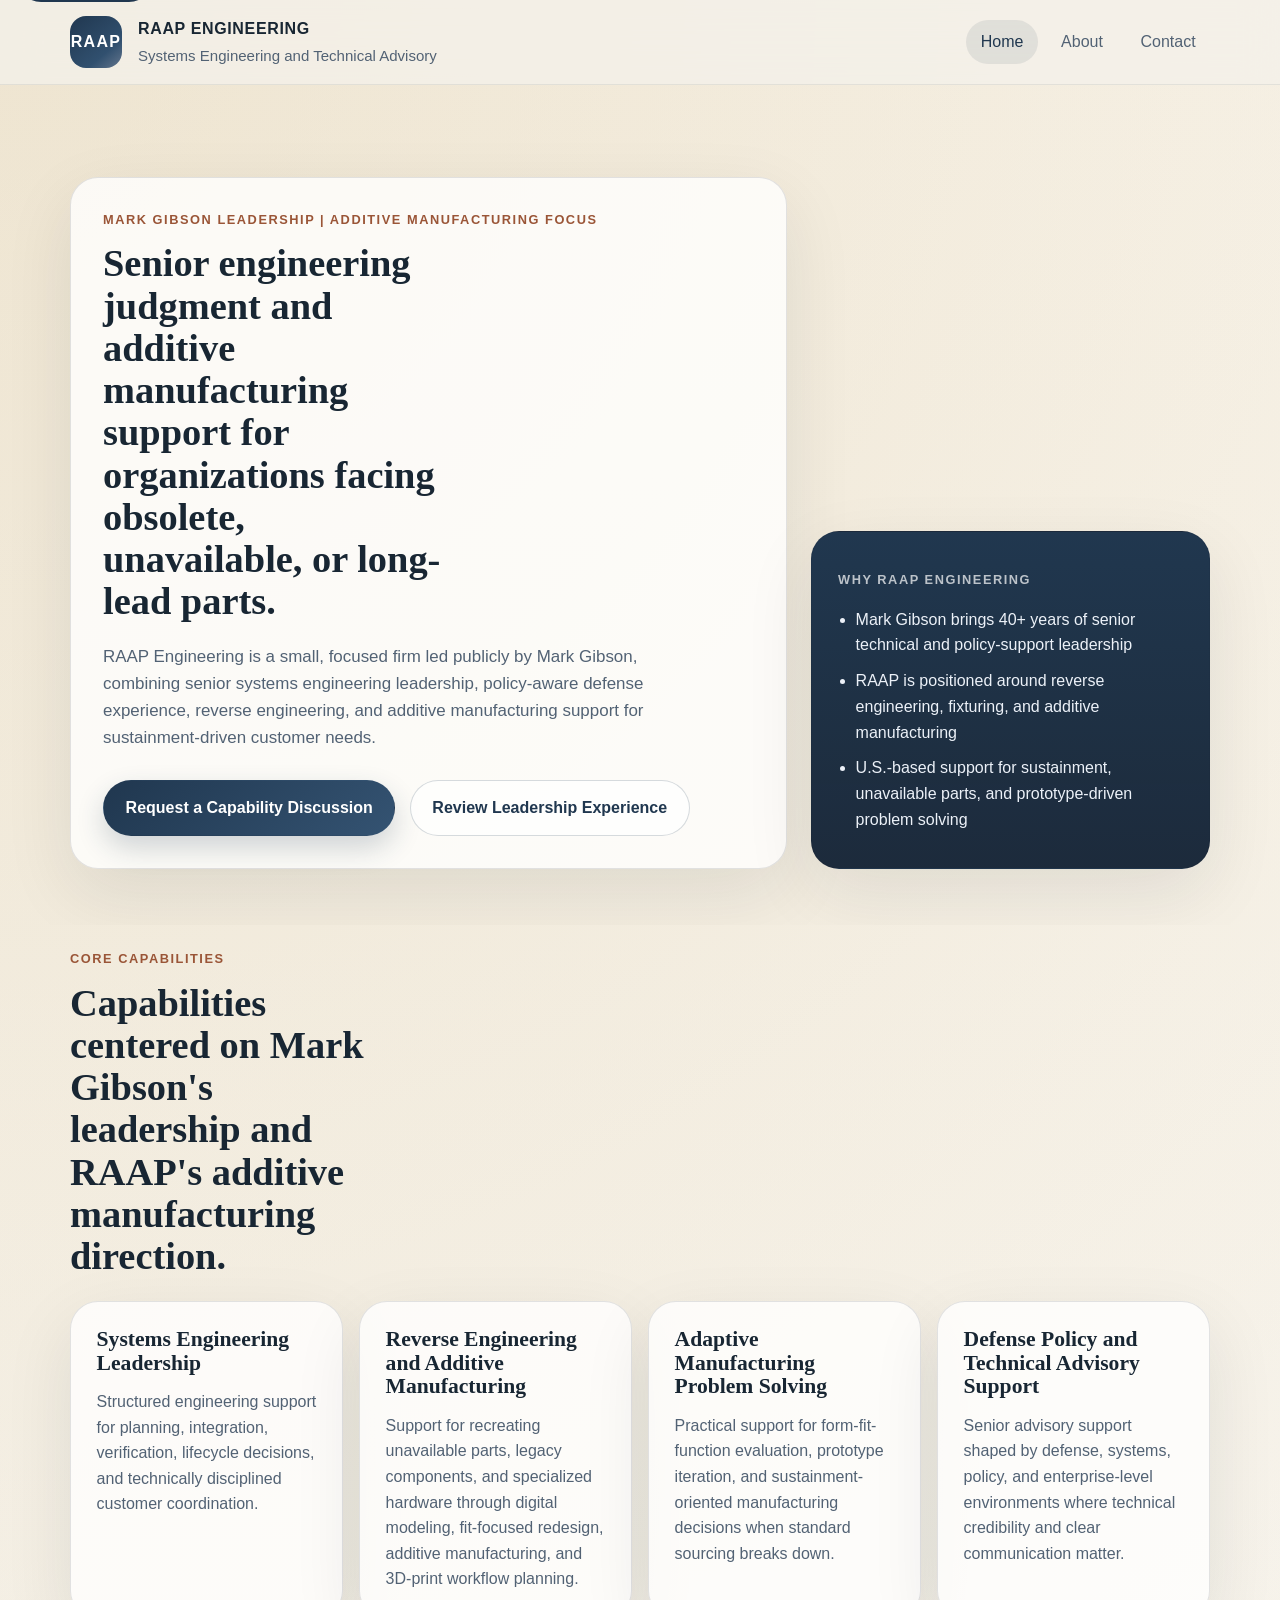
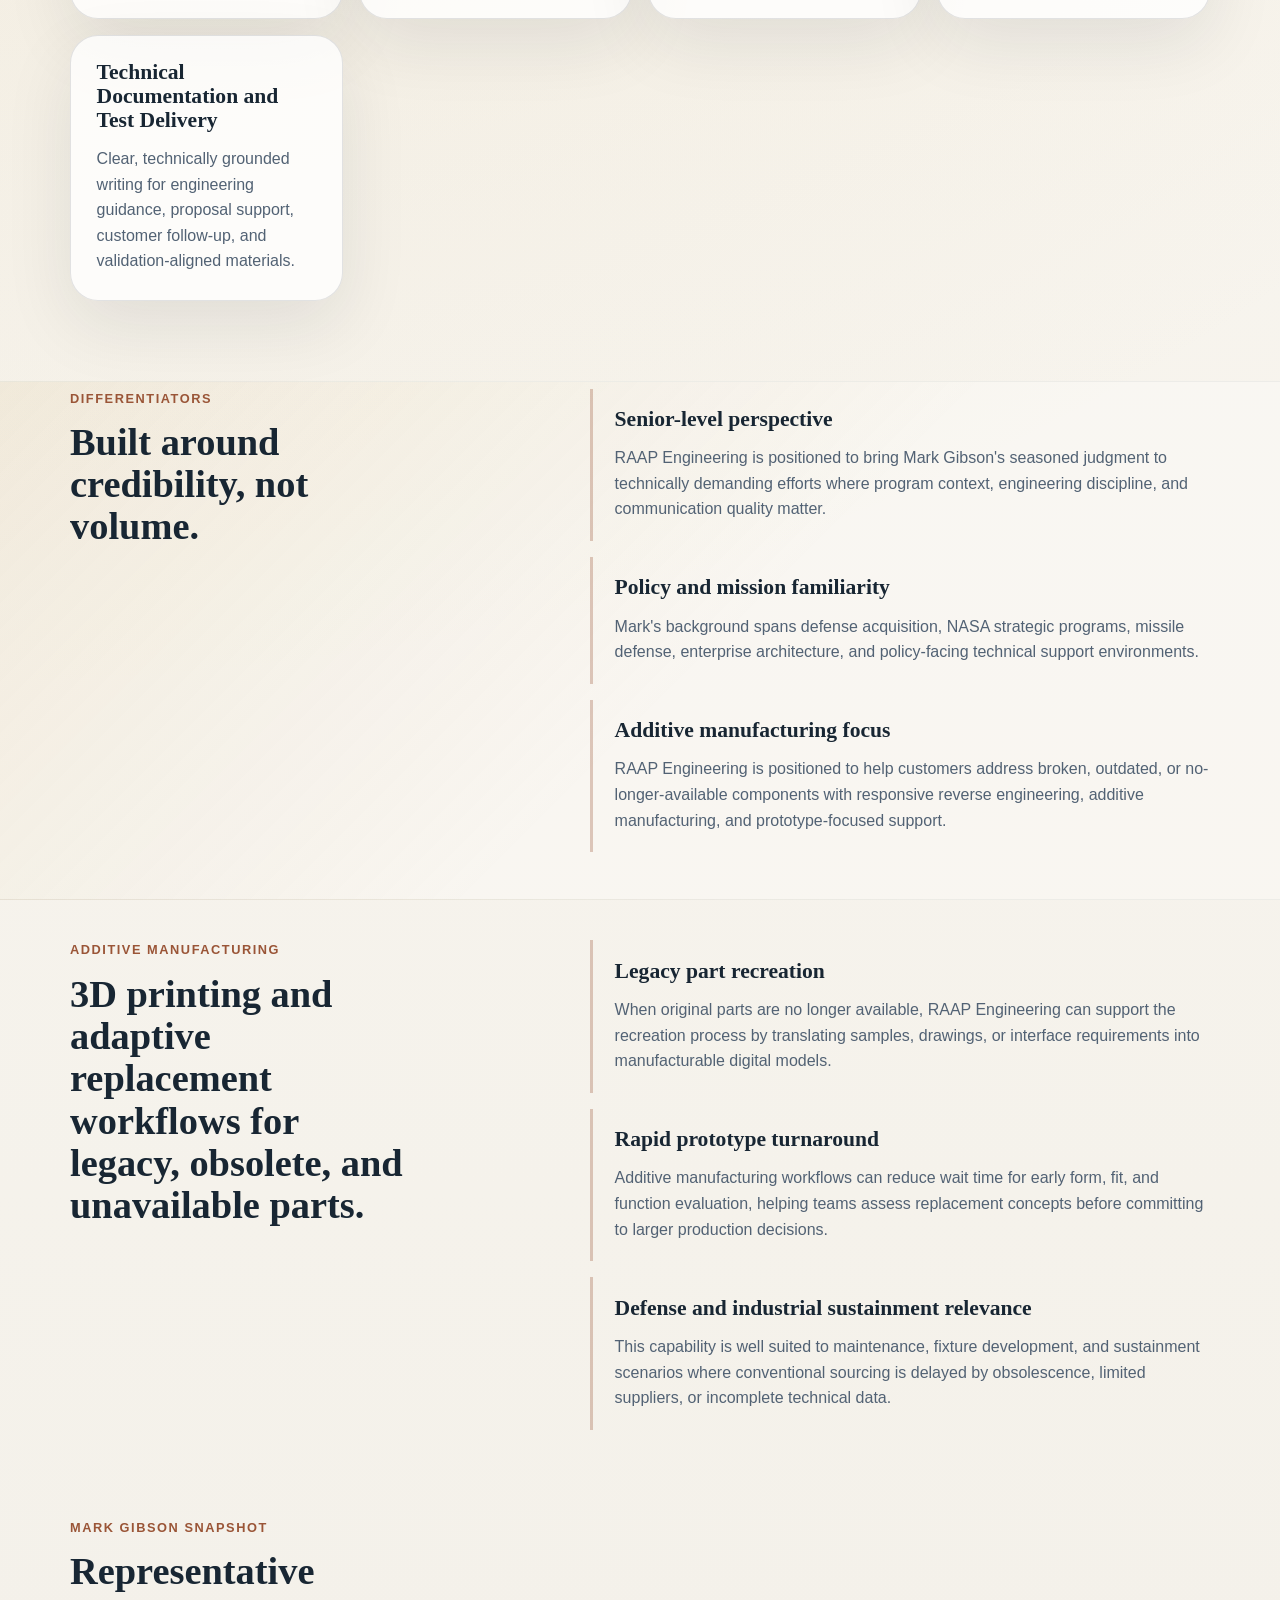
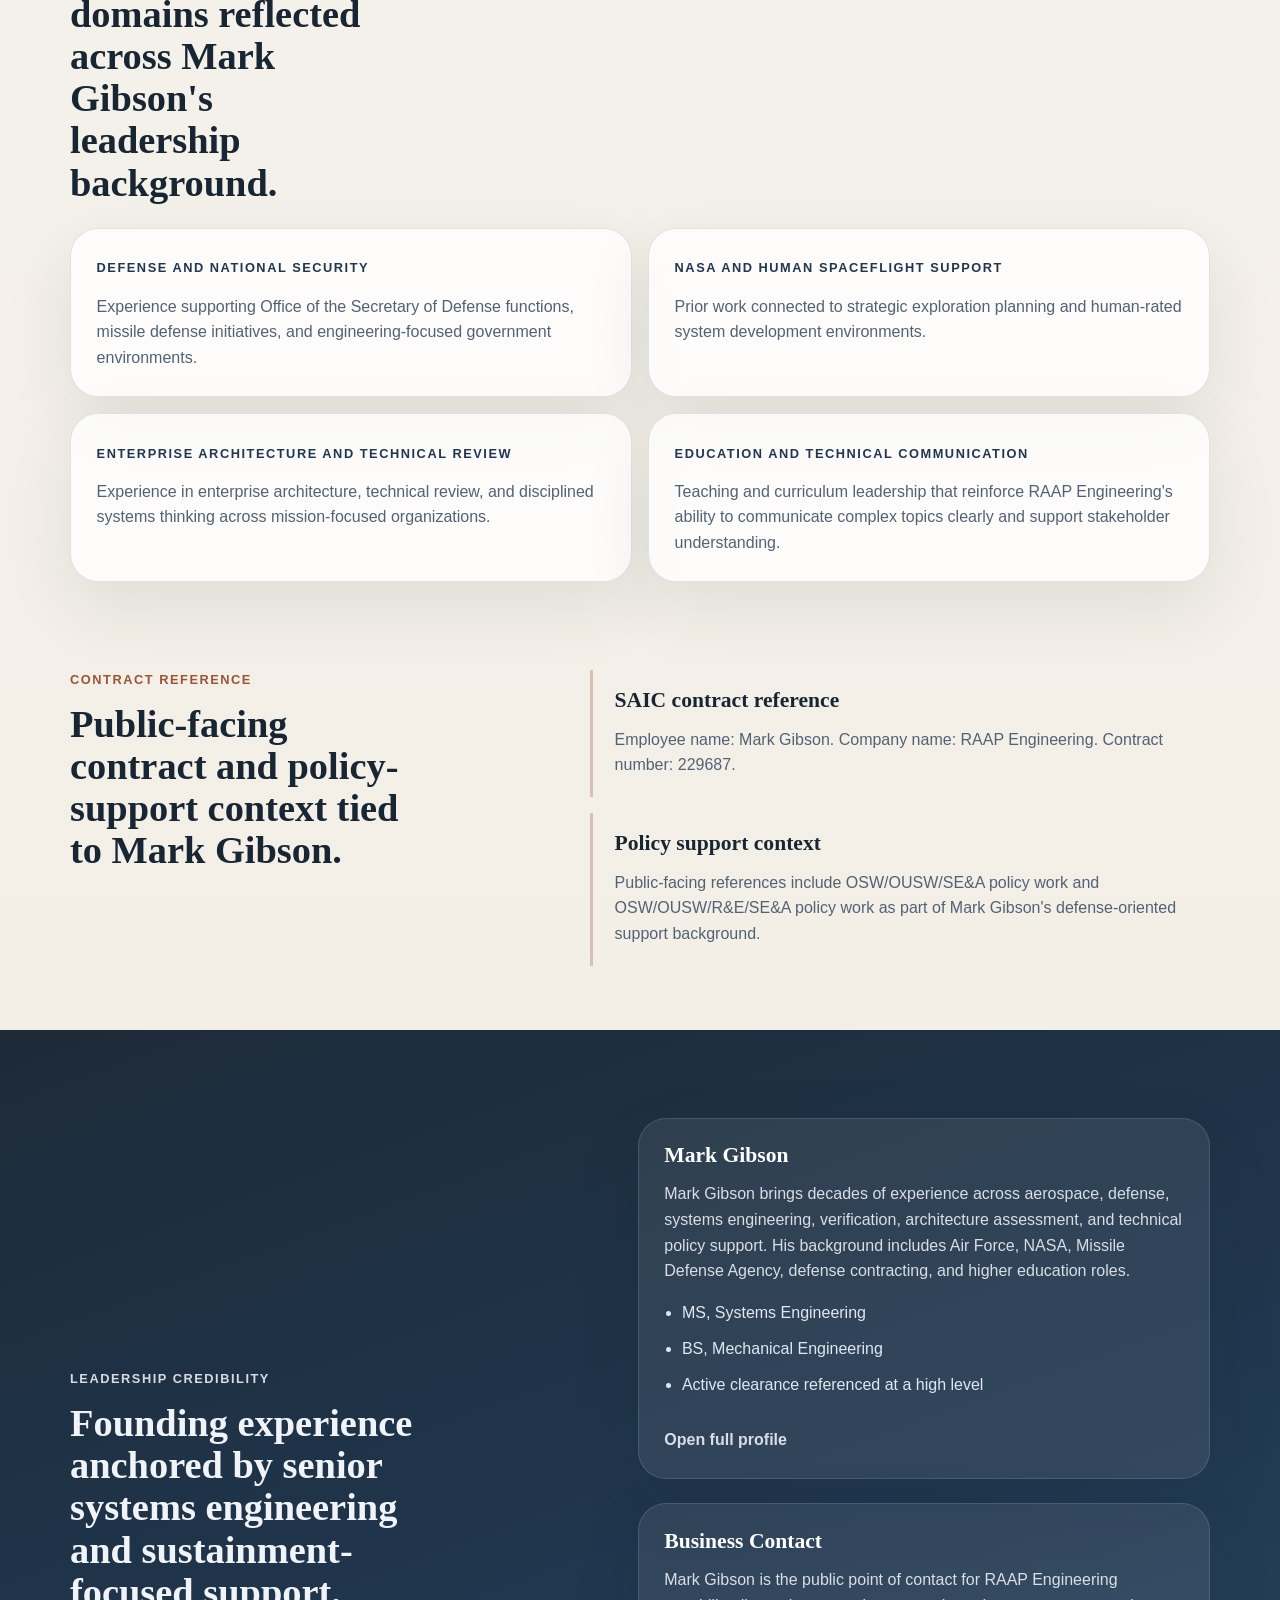
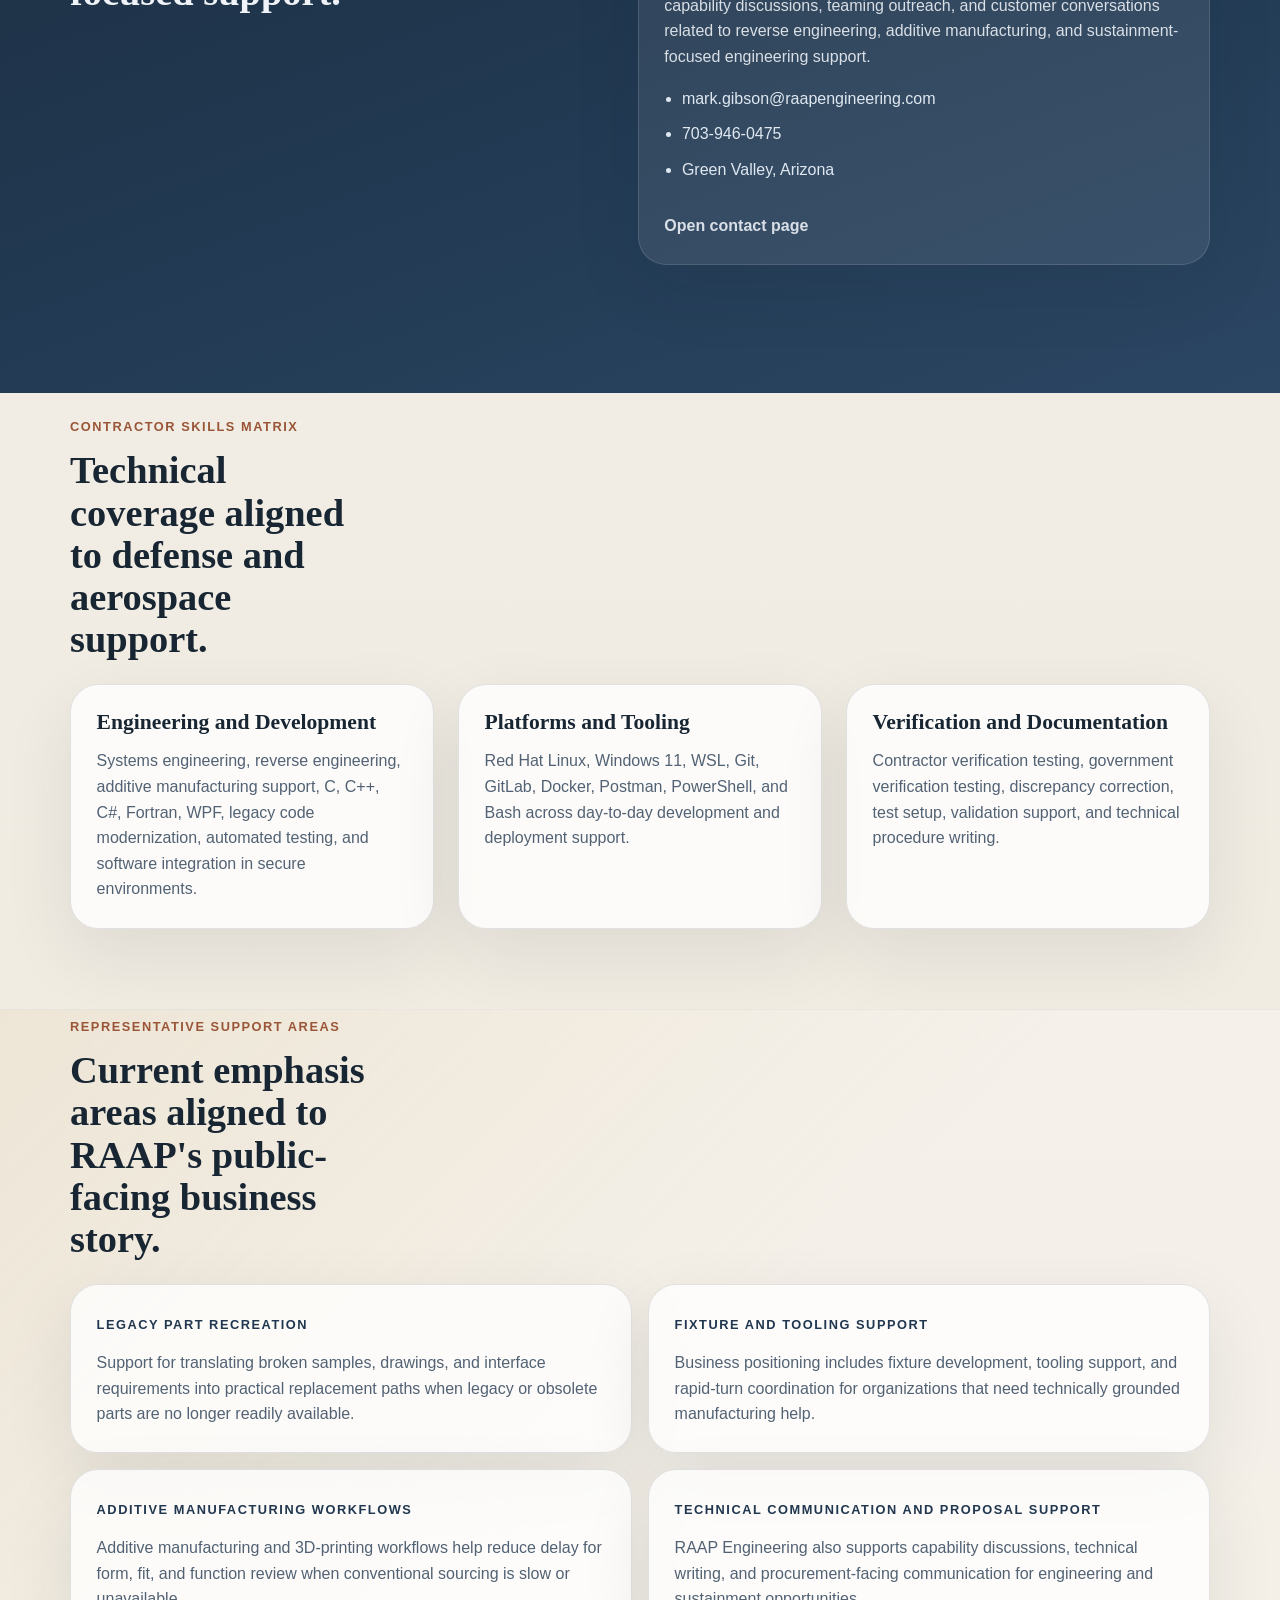
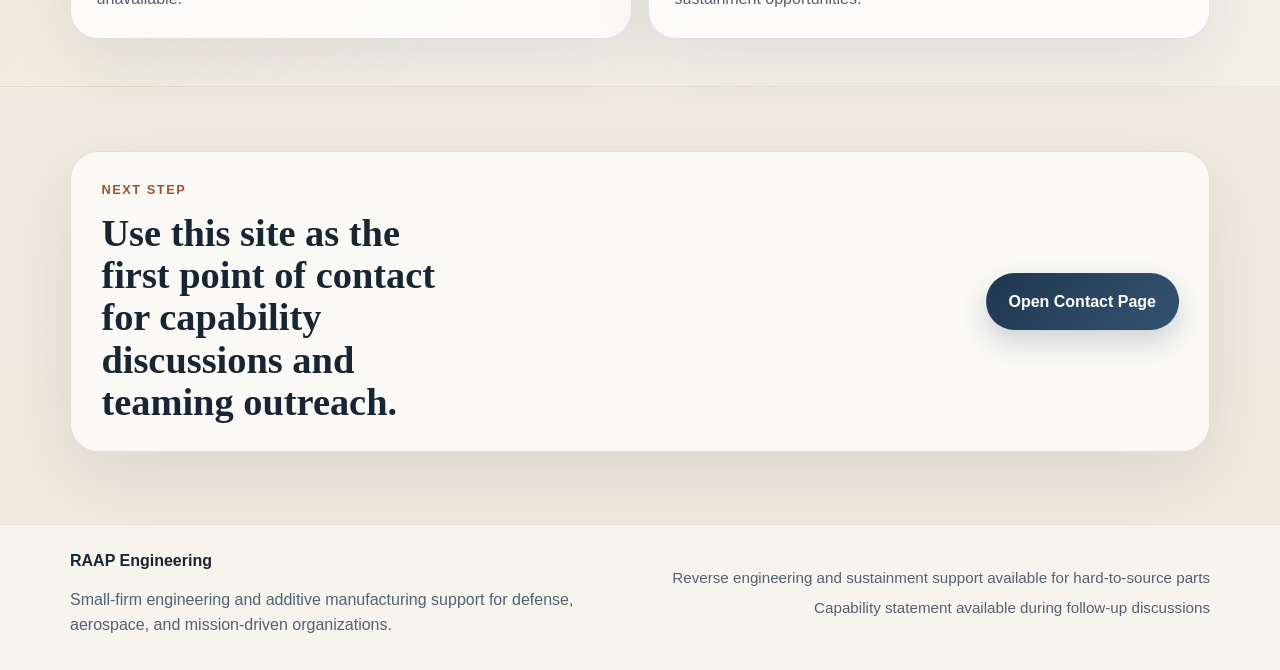
<file: index.html>
<!DOCTYPE html>
<html lang="en">
<head>
  <meta charset="UTF-8">
  <meta name="viewport" content="width=device-width, initial-scale=1.0">
  <meta
    name="description"
    content="RAAP Engineering supports government and defense stakeholders with Mark Gibson's senior technical leadership, reverse engineering, additive manufacturing, and sustainment-focused engineering services."
  >
  <title>RAAP Engineering | Engineering, Reverse Engineering, and Additive Manufacturing</title>
  <link rel="stylesheet" href="styles.css">
</head>
<body>
  <a class="skip-link" href="#main">Skip to content</a>
  <header class="site-header">
    <div class="shell header-shell">
      <a class="brand" href="index.html" aria-label="RAAP Engineering home">
        <span class="brand-mark">RAAP</span>
        <span class="brand-text">
          <strong>RAAP Engineering</strong>
          <span>Systems Engineering and Technical Advisory</span>
        </span>
      </a>
      <nav class="site-nav" aria-label="Primary">
        <a class="is-active" href="index.html">Home</a>
        <a href="about.html">About</a>
        <a href="contact.html">Contact</a>
      </nav>
    </div>
  </header>

  <main id="main">
    <section class="hero">
      <div class="shell hero-grid">
        <div class="hero-copy">
          <p class="eyebrow">Mark Gibson Leadership | Additive Manufacturing Focus</p>
          <h2>Senior engineering judgment and additive manufacturing support for organizations facing obsolete, unavailable, or long-lead parts.</h2>
          <p class="lead">
            RAAP Engineering is a small, focused firm led publicly by Mark Gibson, combining senior systems
            engineering leadership, policy-aware defense experience, reverse engineering, and additive
            manufacturing support for sustainment-driven customer needs.
          </p>
          <div class="hero-actions">
            <a class="button button-primary" href="contact.html">Request a Capability Discussion</a>
            <a class="button button-secondary" href="about.html">Review Leadership Experience</a>
          </div>
        </div>
        <aside class="hero-panel" aria-label="Company highlights">
          <p class="panel-kicker">Why RAAP Engineering</p>
          <ul class="panel-list">
            <li>Mark Gibson brings 40+ years of senior technical and policy-support leadership</li>
            <li>RAAP is positioned around reverse engineering, fixturing, and additive manufacturing</li>
            <li>U.S.-based support for sustainment, unavailable parts, and prototype-driven problem solving</li>
          </ul>
        </aside>
      </div>
    </section>

    <section class="section">
      <div class="shell">
        <div class="section-heading">
          <p class="eyebrow">Core Capabilities</p>
          <h2>Capabilities centered on Mark Gibson's leadership and RAAP's additive manufacturing direction.</h2>
        </div>
        <div class="card-grid">
          <article class="card">
            <h3>Systems Engineering Leadership</h3>
            <p>
              Structured engineering support for planning, integration, verification, lifecycle decisions, and
              technically disciplined customer coordination.
            </p>
          </article>
          <article class="card">
            <h3>Reverse Engineering and Additive Manufacturing</h3>
            <p>
              Support for recreating unavailable parts, legacy components, and specialized hardware through digital
              modeling, fit-focused redesign, additive manufacturing, and 3D-print workflow planning.
            </p>
          </article>
          <article class="card">
            <h3>Adaptive Manufacturing Problem Solving</h3>
            <p>
              Practical support for form-fit-function evaluation, prototype iteration, and sustainment-oriented
              manufacturing decisions when standard sourcing breaks down.
            </p>
          </article>
          <article class="card">
            <h3>Defense Policy and Technical Advisory Support</h3>
            <p>
              Senior advisory support shaped by defense, systems, policy, and enterprise-level environments where
              technical credibility and clear communication matter.
            </p>
          </article>
          <article class="card">
            <h3>Technical Documentation and Test Delivery</h3>
            <p>
              Clear, technically grounded writing for engineering guidance, proposal support, customer follow-up,
              and validation-aligned materials.
            </p>
          </article>
        </div>
      </div>
    </section>

    <section class="section section-accent">
      <div class="shell split-layout">
        <div>
          <p class="eyebrow">Differentiators</p>
          <h2>Built around credibility, not volume.</h2>
        </div>
        <div class="stack">
          <article class="feature">
            <h3>Senior-level perspective</h3>
            <p>
              RAAP Engineering is positioned to bring Mark Gibson's seasoned judgment to technically demanding
              efforts where program context, engineering discipline, and communication quality matter.
            </p>
          </article>
          <article class="feature">
            <h3>Policy and mission familiarity</h3>
            <p>
              Mark's background spans defense acquisition, NASA strategic programs, missile defense, enterprise
              architecture, and policy-facing technical support environments.
            </p>
          </article>
          <article class="feature">
            <h3>Additive manufacturing focus</h3>
            <p>
              RAAP Engineering is positioned to help customers address broken, outdated, or no-longer-available
              components with responsive reverse engineering, additive manufacturing, and prototype-focused support.
            </p>
          </article>
        </div>
      </div>
    </section>

    <section class="section">
      <div class="shell split-layout">
        <div>
          <p class="eyebrow">Additive Manufacturing</p>
          <h2>3D printing and adaptive replacement workflows for legacy, obsolete, and unavailable parts.</h2>
        </div>
        <div class="stack">
          <article class="feature">
            <h3>Legacy part recreation</h3>
            <p>
              When original parts are no longer available, RAAP Engineering can support the recreation process by
              translating samples, drawings, or interface requirements into manufacturable digital models.
            </p>
          </article>
          <article class="feature">
            <h3>Rapid prototype turnaround</h3>
            <p>
              Additive manufacturing workflows can reduce wait time for early form, fit, and function evaluation,
              helping teams assess replacement concepts before committing to larger production decisions.
            </p>
          </article>
          <article class="feature">
            <h3>Defense and industrial sustainment relevance</h3>
            <p>
              This capability is well suited to maintenance, fixture development, and sustainment scenarios where
              conventional sourcing is delayed by obsolescence, limited suppliers, or incomplete technical data.
            </p>
          </article>
        </div>
      </div>
    </section>

    <section class="section">
      <div class="shell">
        <div class="section-heading">
          <p class="eyebrow">Mark Gibson Snapshot</p>
          <h2>Representative domains reflected across Mark Gibson's leadership background.</h2>
        </div>
        <div class="timeline-grid">
          <article class="timeline-card">
            <span class="timeline-label">Defense and National Security</span>
            <p>
              Experience supporting Office of the Secretary of Defense functions, missile defense initiatives, and
              engineering-focused government environments.
            </p>
          </article>
          <article class="timeline-card">
            <span class="timeline-label">NASA and Human Spaceflight Support</span>
            <p>
              Prior work connected to strategic exploration planning and human-rated system development environments.
            </p>
          </article>
          <article class="timeline-card">
            <span class="timeline-label">Enterprise Architecture and Technical Review</span>
            <p>
              Experience in enterprise architecture, technical review, and disciplined systems thinking across
              mission-focused organizations.
            </p>
          </article>
          <article class="timeline-card">
            <span class="timeline-label">Education and Technical Communication</span>
            <p>
              Teaching and curriculum leadership that reinforce RAAP Engineering's ability to communicate complex
              topics clearly and support stakeholder understanding.
            </p>
          </article>
        </div>
      </div>
    </section>

    <section class="section">
      <div class="shell split-layout">
        <div>
          <p class="eyebrow">Contract Reference</p>
          <h2>Public-facing contract and policy-support context tied to Mark Gibson.</h2>
        </div>
        <div class="stack">
          <article class="feature">
            <h3>SAIC contract reference</h3>
            <p>
              Employee name: Mark Gibson. Company name: RAAP Engineering. Contract number: 229687.
            </p>
          </article>
          <article class="feature">
            <h3>Policy support context</h3>
            <p>
              Public-facing references include OSW/OUSW/SE&amp;A policy work and
              OSW/OUSW/R&amp;E/SE&amp;A policy work as part of Mark Gibson's defense-oriented support background.
            </p>
          </article>
        </div>
      </div>
    </section>

    <section class="section section-dark">
      <div class="shell credibility-grid">
        <div>
          <p class="eyebrow">Leadership Credibility</p>
          <h2>Founding experience anchored by senior systems engineering and sustainment-focused support.</h2>
        </div>
        <div class="credibility-stack">
          <a class="credibility-card person-link-card" href="mark-gibson.html" aria-label="Read Mark Gibson profile">
            <h3>Mark Gibson</h3>
            <p>
              Mark Gibson brings decades of experience across aerospace, defense, systems engineering, verification,
              architecture assessment, and technical policy support. His background includes Air Force, NASA, Missile
              Defense Agency, defense contracting, and higher education roles.
            </p>
            <ul class="inline-list">
              <li>MS, Systems Engineering</li>
              <li>BS, Mechanical Engineering</li>
              <li>Active clearance referenced at a high level</li>
            </ul>
            <span class="text-link">Open full profile</span>
          </a>
          <a class="credibility-card person-link-card" href="contact.html" aria-label="Open RAAP Engineering contact page">
            <h3>Business Contact</h3>
            <p>
              Mark Gibson is the public point of contact for RAAP Engineering capability discussions, teaming
              outreach, and customer conversations related to reverse engineering, additive manufacturing, and
              sustainment-focused engineering support.
            </p>
            <ul class="inline-list">
              <li>mark.gibson@raapengineering.com</li>
              <li>703-946-0475</li>
              <li>Green Valley, Arizona</li>
            </ul>
            <span class="text-link">Open contact page</span>
          </a>
        </div>
      </div>
    </section>

    <section class="section">
      <div class="shell">
        <div class="section-heading">
          <p class="eyebrow">Contractor Skills Matrix</p>
          <h2>Technical coverage aligned to defense and aerospace support.</h2>
        </div>
        <div class="matrix-grid">
          <article class="card">
            <h3>Engineering and Development</h3>
            <p>
              Systems engineering, reverse engineering, additive manufacturing support, C, C++, C#, Fortran, WPF,
              legacy code modernization, automated testing, and software integration in secure environments.
            </p>
          </article>
          <article class="card">
            <h3>Platforms and Tooling</h3>
            <p>
              Red Hat Linux, Windows 11, WSL, Git, GitLab, Docker, Postman, PowerShell, and Bash across day-to-day
              development and deployment support.
            </p>
          </article>
          <article class="card">
            <h3>Verification and Documentation</h3>
            <p>
              Contractor verification testing, government verification testing, discrepancy correction, test setup,
              validation support, and technical procedure writing.
            </p>
          </article>
        </div>
      </div>
    </section>

    <section class="section section-accent">
      <div class="shell">
        <div class="section-heading">
          <p class="eyebrow">Representative Support Areas</p>
          <h2>Current emphasis areas aligned to RAAP's public-facing business story.</h2>
        </div>
        <div class="timeline-grid">
          <article class="timeline-card">
            <span class="timeline-label">Legacy Part Recreation</span>
            <p>
              Support for translating broken samples, drawings, and interface requirements into practical replacement
              paths when legacy or obsolete parts are no longer readily available.
            </p>
          </article>
          <article class="timeline-card">
            <span class="timeline-label">Fixture and Tooling Support</span>
            <p>
              Business positioning includes fixture development, tooling support, and rapid-turn coordination for
              organizations that need technically grounded manufacturing help.
            </p>
          </article>
          <article class="timeline-card">
            <span class="timeline-label">Additive Manufacturing Workflows</span>
            <p>
              Additive manufacturing and 3D-printing workflows help reduce delay for form, fit, and function review
              when conventional sourcing is slow or unavailable.
            </p>
          </article>
          <article class="timeline-card">
            <span class="timeline-label">Technical Communication and Proposal Support</span>
            <p>
              RAAP Engineering also supports capability discussions, technical writing, and procurement-facing
              communication for engineering and sustainment opportunities.
            </p>
          </article>
        </div>
      </div>
    </section>

    <section class="section cta-band">
      <div class="shell cta-layout">
        <div>
          <p class="eyebrow">Next Step</p>
          <h2>Use this site as the first point of contact for capability discussions and teaming outreach.</h2>
        </div>
        <a class="button button-primary" href="contact.html">Open Contact Page</a>
      </div>
    </section>
  </main>

  <footer class="site-footer">
    <div class="shell footer-shell">
      <div>
        <strong>RAAP Engineering</strong>
        <p>Small-firm engineering and additive manufacturing support for defense, aerospace, and mission-driven organizations.</p>
      </div>
      <div class="footer-meta">
        <span>Reverse engineering and sustainment support available for hard-to-source parts</span>
        <span>Capability statement available during follow-up discussions</span>
      </div>
    </div>
  </footer>
</body>
</html>
</file>
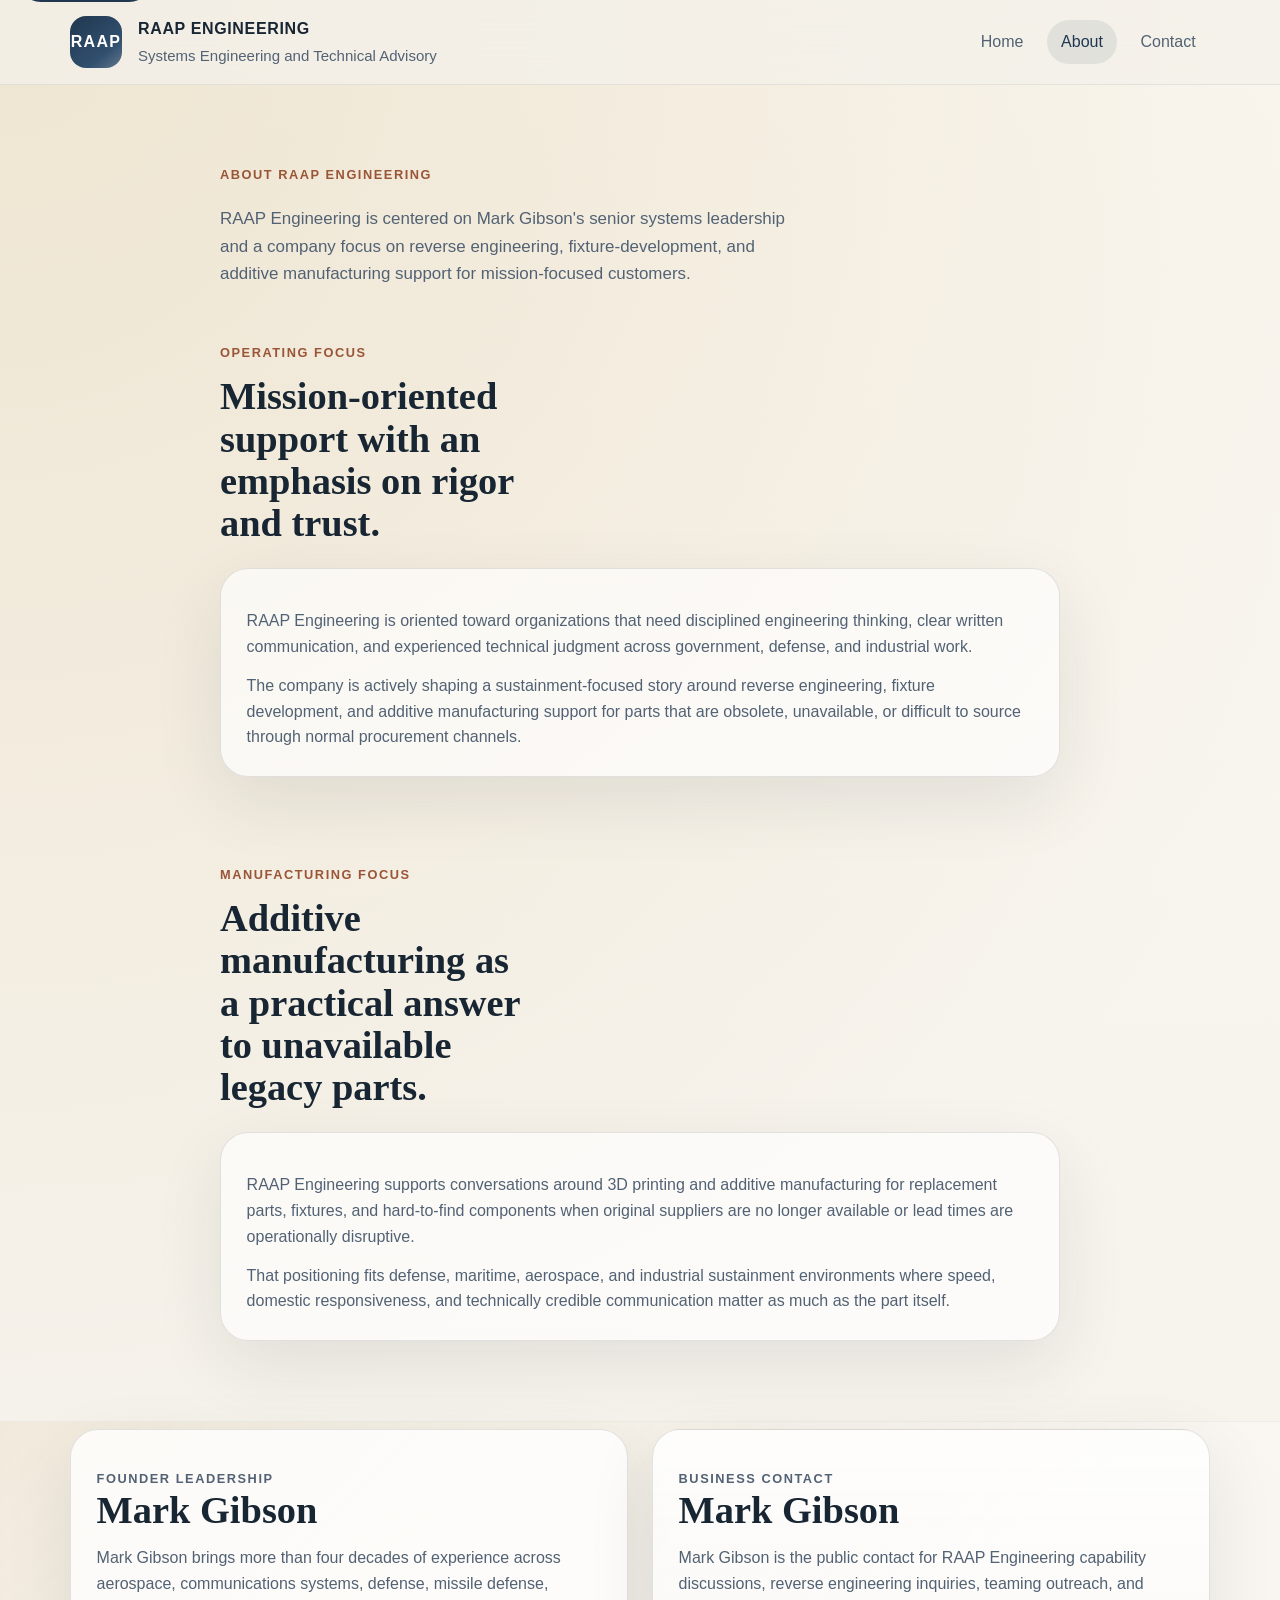
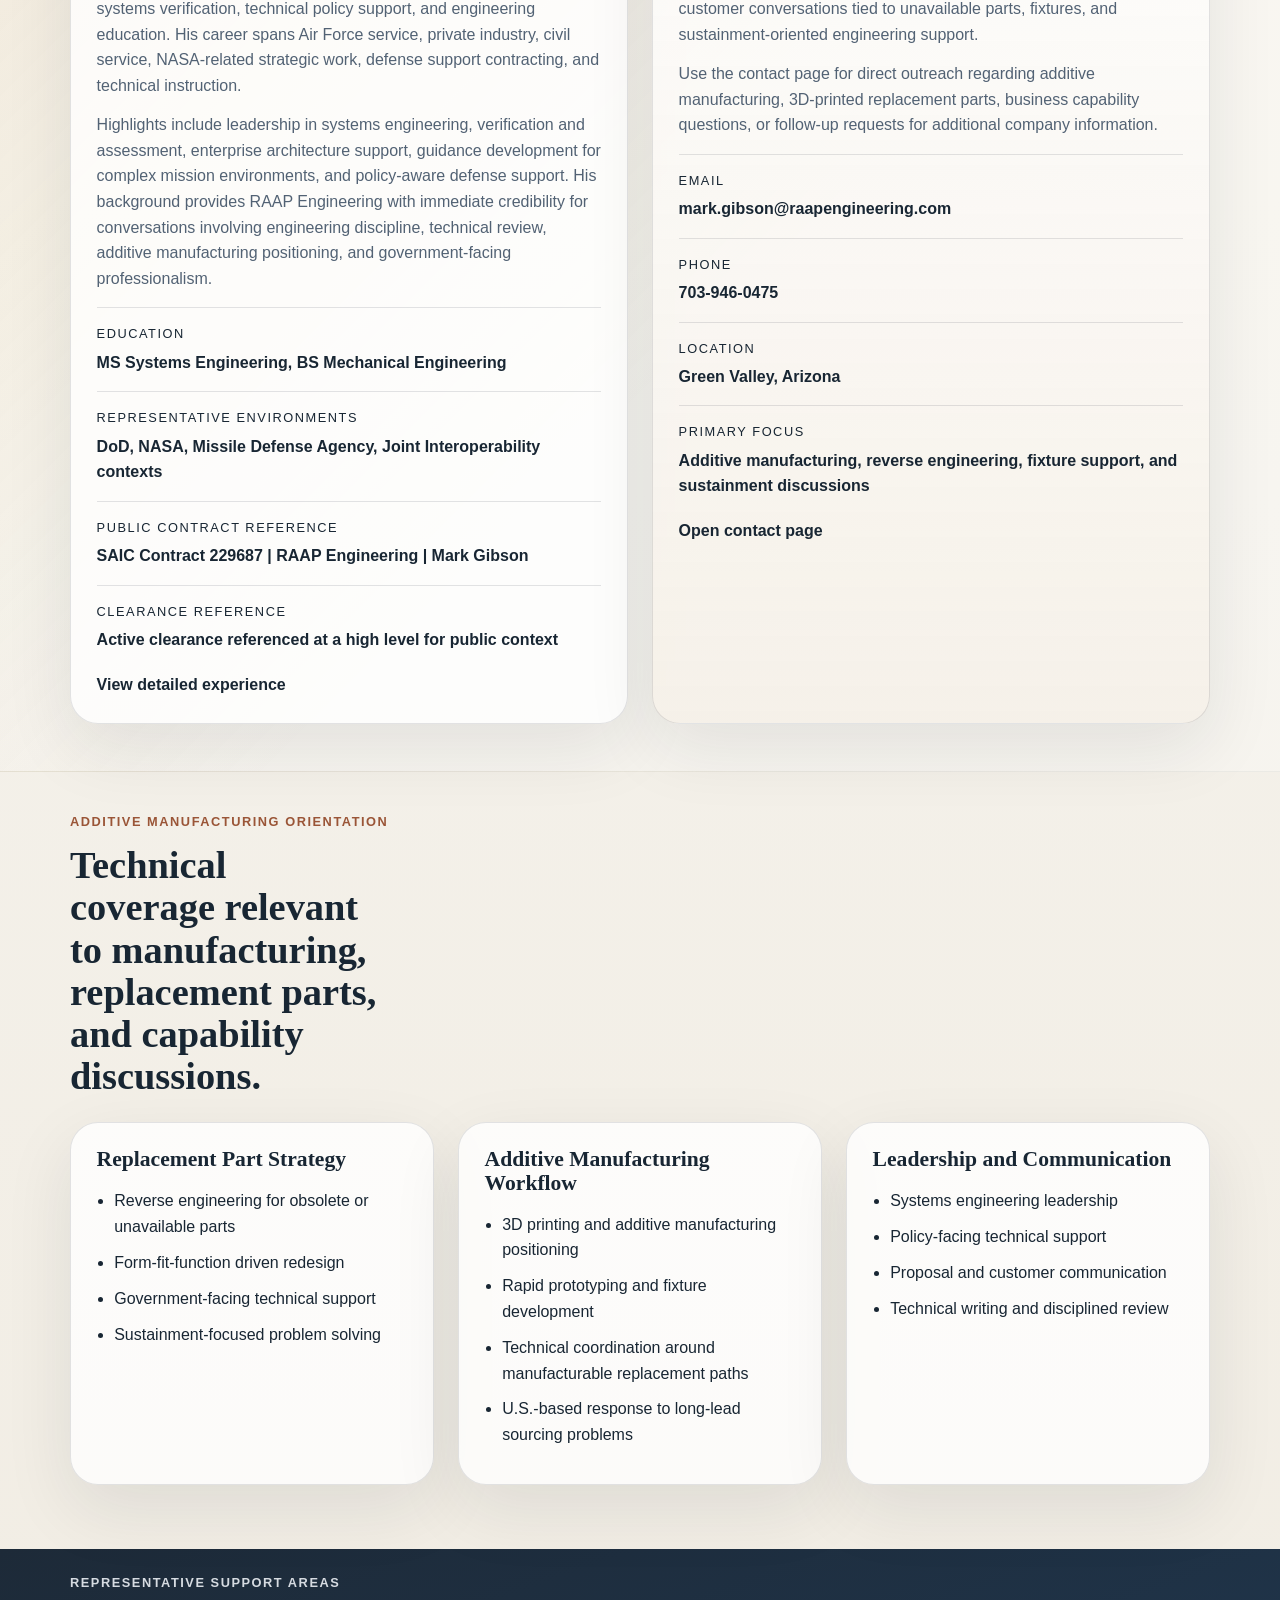
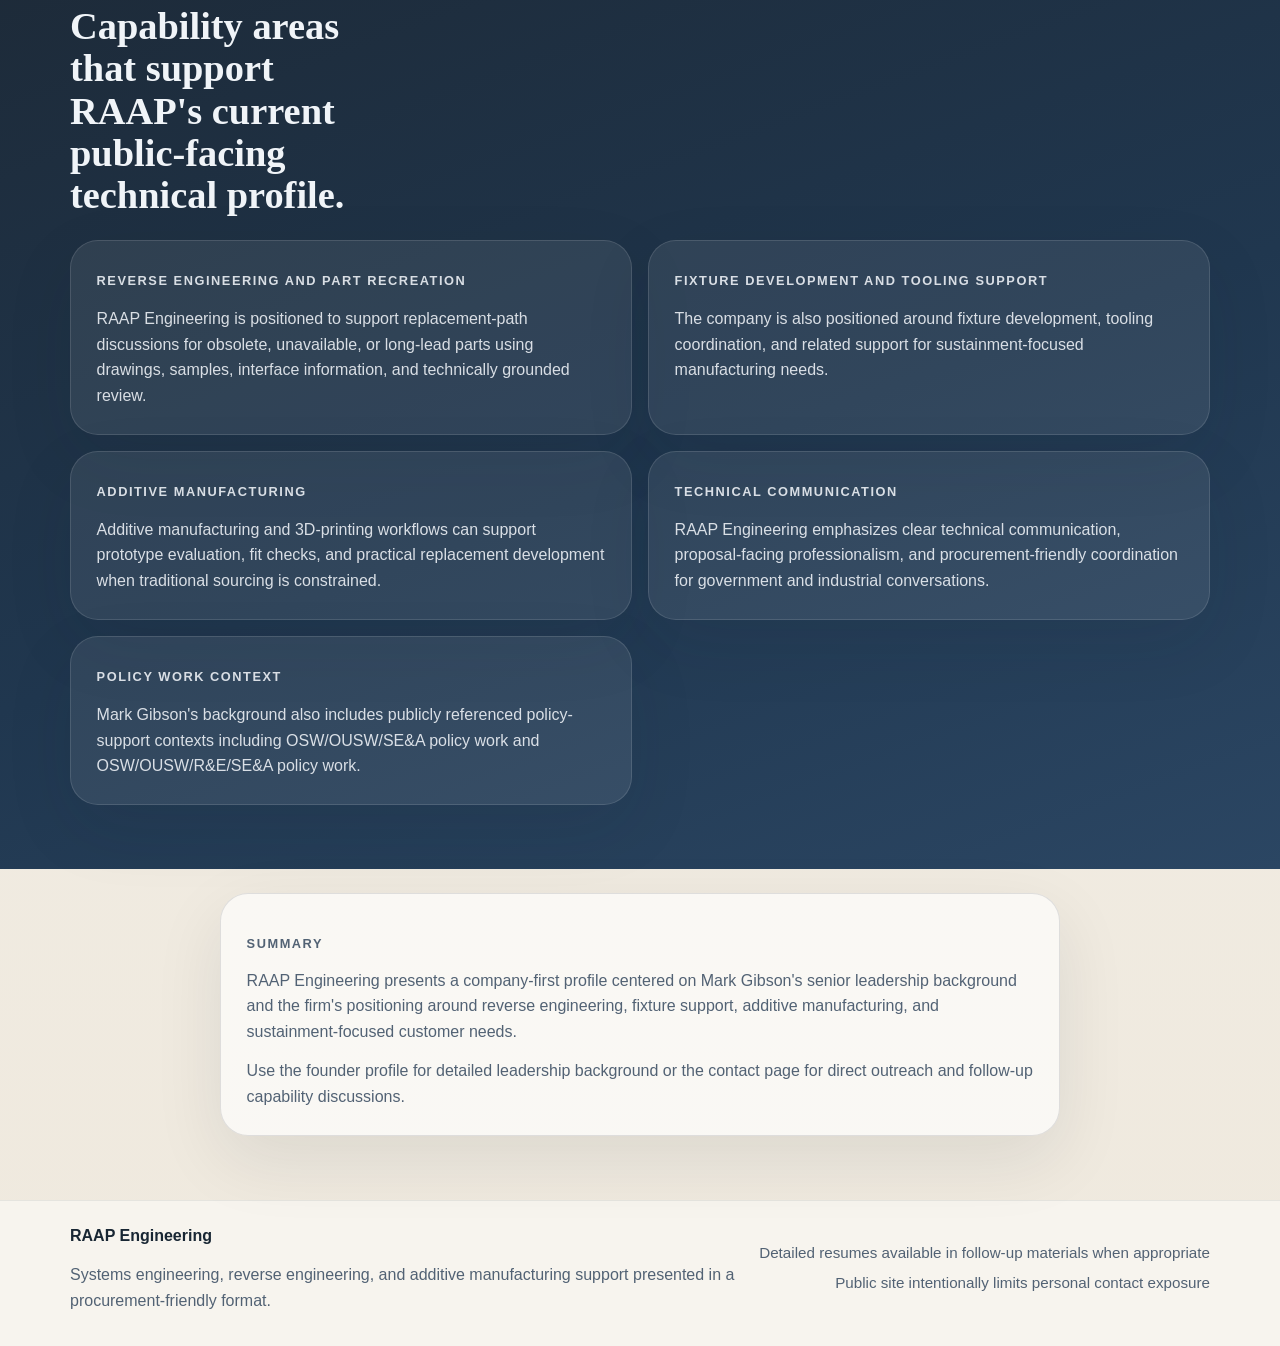
<file: about.html>
<!DOCTYPE html>
<html lang="en">
<head>
  <meta charset="UTF-8">
  <meta name="viewport" content="width=device-width, initial-scale=1.0">
  <meta
    name="description"
    content="About RAAP Engineering, including Mark Gibson's founder leadership, policy-support background, and additive manufacturing and reverse engineering capabilities for sustainment-focused outreach."
  >
  <title>About | RAAP Engineering</title>
  <link rel="stylesheet" href="styles.css">
</head>
<body>
  <a class="skip-link" href="#main">Skip to content</a>
  <header class="site-header">
    <div class="shell header-shell">
      <a class="brand" href="index.html" aria-label="RAAP Engineering home">
        <span class="brand-mark">RAAP</span>
        <span class="brand-text">
          <strong>RAAP Engineering</strong>
          <span>Systems Engineering and Technical Advisory</span>
        </span>
      </a>
      <nav class="site-nav" aria-label="Primary">
        <a href="index.html">Home</a>
        <a class="is-active" href="about.html">About</a>
        <a href="contact.html">Contact</a>
      </nav>
    </div>
  </header>

  <main id="main">
    <section class="page-hero">
      <div class="shell narrow">
        <p class="eyebrow">About RAAP Engineering</p>
        <p class="lead">
          RAAP Engineering is centered on Mark Gibson's senior systems leadership and a company focus on reverse
          engineering, fixture-development, and additive manufacturing support for mission-focused customers.
        </p>
      </div>
    </section>

    <section class="section">
      <div class="shell narrow">
        <div class="section-heading">
          <p class="eyebrow">Operating Focus</p>
          <h2>Mission-oriented support with an emphasis on rigor and trust.</h2>
        </div>
        <div class="prose-card">
          <p>
            RAAP Engineering is oriented toward organizations that need disciplined engineering thinking, clear
            written communication, and experienced technical judgment across government, defense, and industrial
            work.
          </p>
          <p>
            The company is actively shaping a sustainment-focused story around reverse engineering, fixture
            development, and additive manufacturing support for parts that are obsolete, unavailable, or difficult
            to source through normal procurement channels.
          </p>
        </div>
      </div>
    </section>

    <section class="section">
      <div class="shell narrow">
        <div class="section-heading">
          <p class="eyebrow">Manufacturing Focus</p>
          <h2>Additive manufacturing as a practical answer to unavailable legacy parts.</h2>
        </div>
        <div class="prose-card">
          <p>
            RAAP Engineering supports conversations around 3D printing and additive manufacturing for replacement
            parts, fixtures, and hard-to-find components when original suppliers are no longer available or lead
            times are operationally disruptive.
          </p>
          <p>
            That positioning fits defense, maritime, aerospace, and industrial sustainment environments where speed,
            domestic responsiveness, and technically credible communication matter as much as the part itself.
          </p>
        </div>
      </div>
    </section>

    <section class="section section-accent">
      <div class="shell profile-grid">
        <a class="profile-card person-link-card" href="mark-gibson.html" aria-label="Read Mark Gibson experience page">
          <p class="eyebrow">Founder Leadership</p>
          <h2>Mark Gibson</h2>
          <p>
            Mark Gibson brings more than four decades of experience across aerospace, communications systems, defense,
            missile defense, systems verification, technical policy support, and engineering education. His career
            spans Air Force service, private industry, civil service, NASA-related strategic work, defense support
            contracting, and technical instruction.
          </p>
          <p>
            Highlights include leadership in systems engineering, verification and assessment, enterprise
            architecture support, guidance development for complex mission environments, and policy-aware defense
            support. His background provides RAAP Engineering with immediate credibility for conversations involving
            engineering discipline, technical review, additive manufacturing positioning, and government-facing
            professionalism.
          </p>
          <div class="detail-block">
            <span>Education</span>
            <strong>MS Systems Engineering, BS Mechanical Engineering</strong>
          </div>
          <div class="detail-block">
            <span>Representative Environments</span>
            <strong>DoD, NASA, Missile Defense Agency, Joint Interoperability contexts</strong>
          </div>
          <div class="detail-block">
            <span>Public Contract Reference</span>
            <strong>SAIC Contract 229687 | RAAP Engineering | Mark Gibson</strong>
          </div>
          <div class="detail-block">
            <span>Clearance Reference</span>
            <strong>Active clearance referenced at a high level for public context</strong>
          </div>
          <span class="text-link">View detailed experience</span>
        </a>

        <a class="profile-card profile-card-soft person-link-card" href="contact.html" aria-label="Open RAAP Engineering contact page">
          <p class="eyebrow">Business Contact</p>
          <h2>Mark Gibson</h2>
          <p>
            Mark Gibson is the public contact for RAAP Engineering capability discussions, reverse engineering
            inquiries, teaming outreach, and customer conversations tied to unavailable parts, fixtures, and
            sustainment-oriented engineering support.
          </p>
          <p>
            Use the contact page for direct outreach regarding additive manufacturing, 3D-printed replacement parts,
            business capability questions, or follow-up requests for additional company information.
          </p>
          <div class="detail-block">
            <span>Email</span>
            <strong>mark.gibson@raapengineering.com</strong>
          </div>
          <div class="detail-block">
            <span>Phone</span>
            <strong>703-946-0475</strong>
          </div>
          <div class="detail-block">
            <span>Location</span>
            <strong>Green Valley, Arizona</strong>
          </div>
          <div class="detail-block">
            <span>Primary Focus</span>
            <strong>Additive manufacturing, reverse engineering, fixture support, and sustainment discussions</strong>
          </div>
          <span class="text-link">Open contact page</span>
        </a>
      </div>
    </section>

    <section class="section">
      <div class="shell">
        <div class="section-heading">
          <p class="eyebrow">Additive Manufacturing Orientation</p>
          <h2>Technical coverage relevant to manufacturing, replacement parts, and capability discussions.</h2>
        </div>
        <div class="matrix-grid">
          <article class="card">
            <h3>Replacement Part Strategy</h3>
            <ul class="prompt-list">
              <li>Reverse engineering for obsolete or unavailable parts</li>
              <li>Form-fit-function driven redesign</li>
              <li>Government-facing technical support</li>
              <li>Sustainment-focused problem solving</li>
            </ul>
          </article>
          <article class="card">
            <h3>Additive Manufacturing Workflow</h3>
            <ul class="prompt-list">
              <li>3D printing and additive manufacturing positioning</li>
              <li>Rapid prototyping and fixture development</li>
              <li>Technical coordination around manufacturable replacement paths</li>
              <li>U.S.-based response to long-lead sourcing problems</li>
            </ul>
          </article>
          <article class="card">
            <h3>Leadership and Communication</h3>
            <ul class="prompt-list">
              <li>Systems engineering leadership</li>
              <li>Policy-facing technical support</li>
              <li>Proposal and customer communication</li>
              <li>Technical writing and disciplined review</li>
            </ul>
          </article>
        </div>
      </div>
    </section>

    <section class="section section-dark">
      <div class="shell">
        <div class="section-heading">
          <p class="eyebrow">Representative Support Areas</p>
          <h2>Capability areas that support RAAP's current public-facing technical profile.</h2>
        </div>
        <div class="timeline-grid">
          <article class="timeline-card dark-card">
            <span class="timeline-label">Reverse Engineering and Part Recreation</span>
            <p>
              RAAP Engineering is positioned to support replacement-path discussions for obsolete, unavailable, or
              long-lead parts using drawings, samples, interface information, and technically grounded review.
            </p>
          </article>
          <article class="timeline-card dark-card">
            <span class="timeline-label">Fixture Development and Tooling Support</span>
            <p>
              The company is also positioned around fixture development, tooling coordination, and related support for
              sustainment-focused manufacturing needs.
            </p>
          </article>
          <article class="timeline-card dark-card">
            <span class="timeline-label">Additive Manufacturing</span>
            <p>
              Additive manufacturing and 3D-printing workflows can support prototype evaluation, fit checks, and
              practical replacement development when traditional sourcing is constrained.
            </p>
          </article>
          <article class="timeline-card dark-card">
            <span class="timeline-label">Technical Communication</span>
            <p>
              RAAP Engineering emphasizes clear technical communication, proposal-facing professionalism, and
              procurement-friendly coordination for government and industrial conversations.
            </p>
          </article>
          <article class="timeline-card dark-card">
            <span class="timeline-label">Policy Work Context</span>
            <p>
              Mark Gibson's background also includes publicly referenced policy-support contexts including
              OSW/OUSW/SE&amp;A policy work and OSW/OUSW/R&amp;E/SE&amp;A policy work.
            </p>
          </article>
        </div>
      </div>
    </section>
    
    <section class="section">
      <div class="shell narrow">
        <div class="prose-card">
          <p class="eyebrow">Summary</p>
          <p>
            RAAP Engineering presents a company-first profile centered on Mark Gibson's senior leadership background
            and the firm's positioning around reverse engineering, fixture support, additive manufacturing, and
            sustainment-focused customer needs.
          </p>
          <p>
            Use the founder profile for detailed leadership background or the contact page for direct outreach and
            follow-up capability discussions.
          </p>
        </div>
      </div>
    </section>
  </main>

  <footer class="site-footer">
    <div class="shell footer-shell">
      <div>
        <strong>RAAP Engineering</strong>
        <p>Systems engineering, reverse engineering, and additive manufacturing support presented in a procurement-friendly format.</p>
      </div>
      <div class="footer-meta">
        <span>Detailed resumes available in follow-up materials when appropriate</span>
        <span>Public site intentionally limits personal contact exposure</span>
      </div>
    </div>
  </footer>
</body>
</html>
</file>
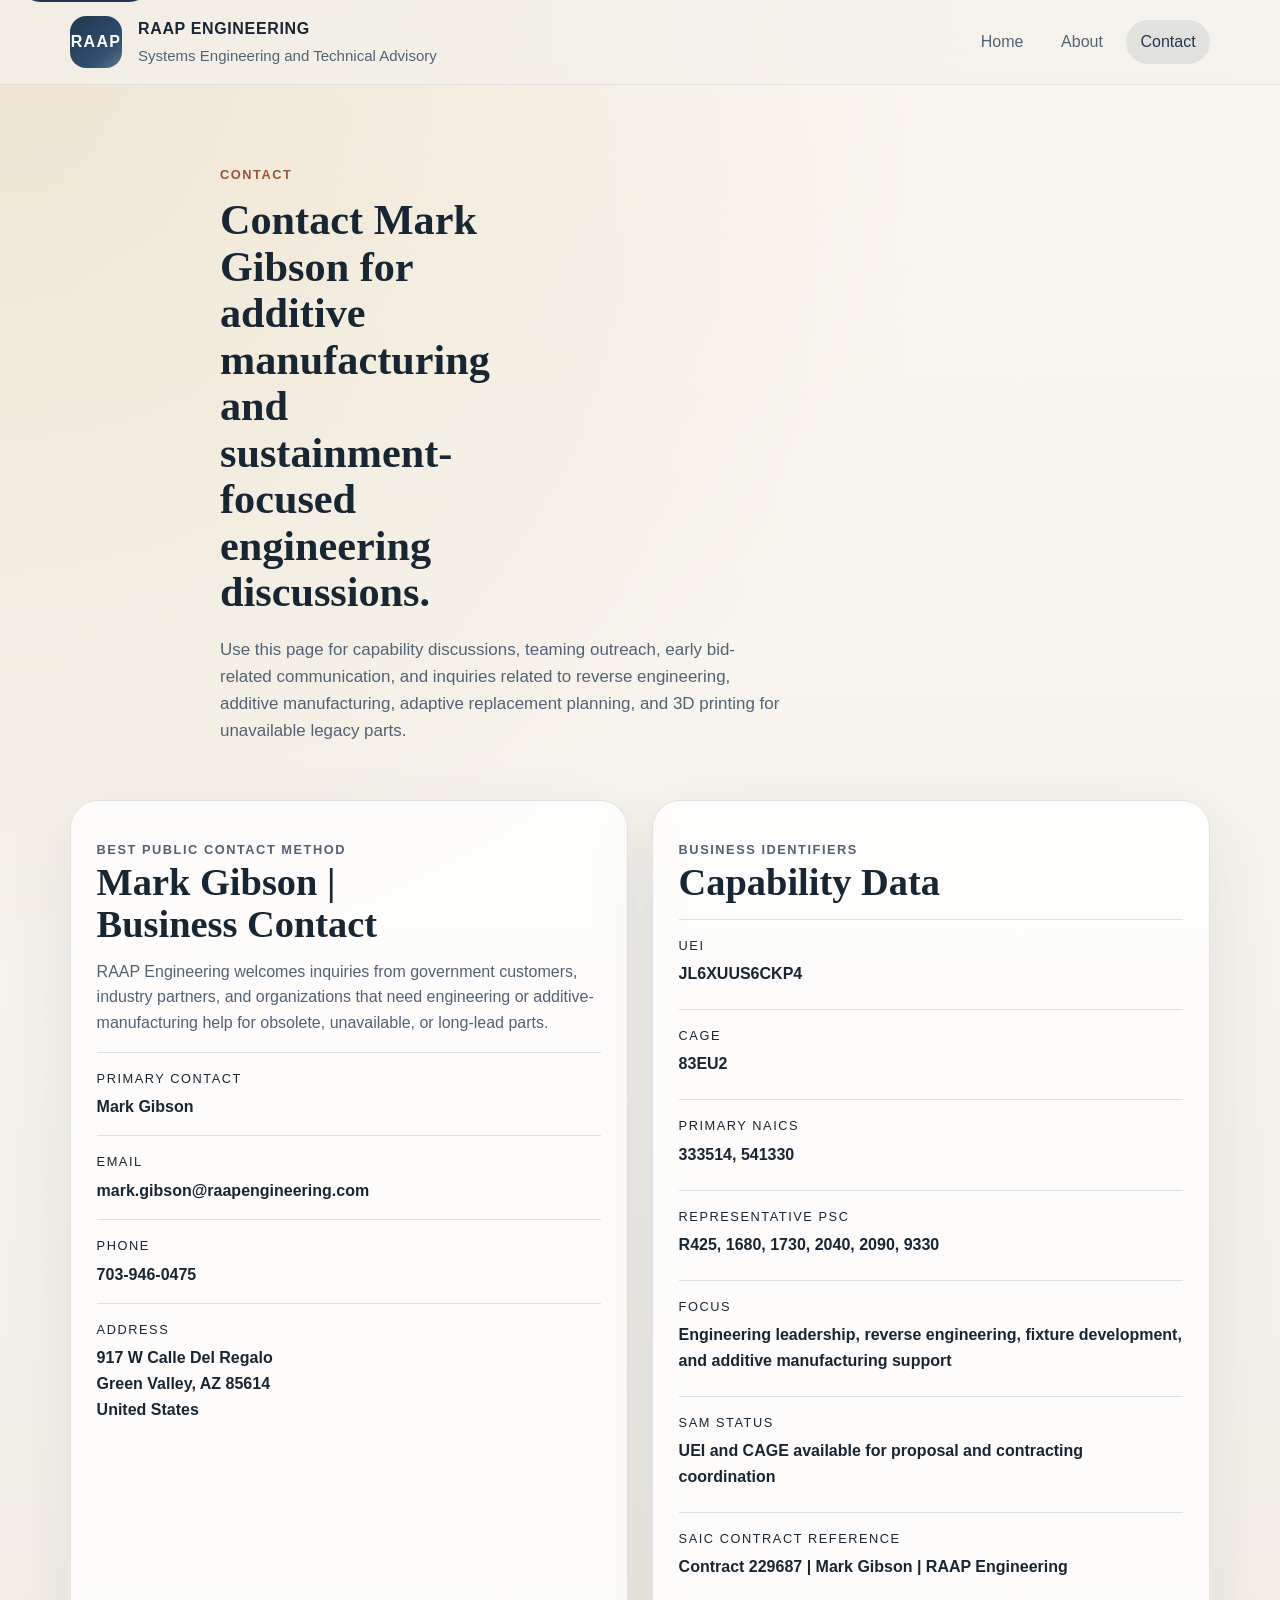
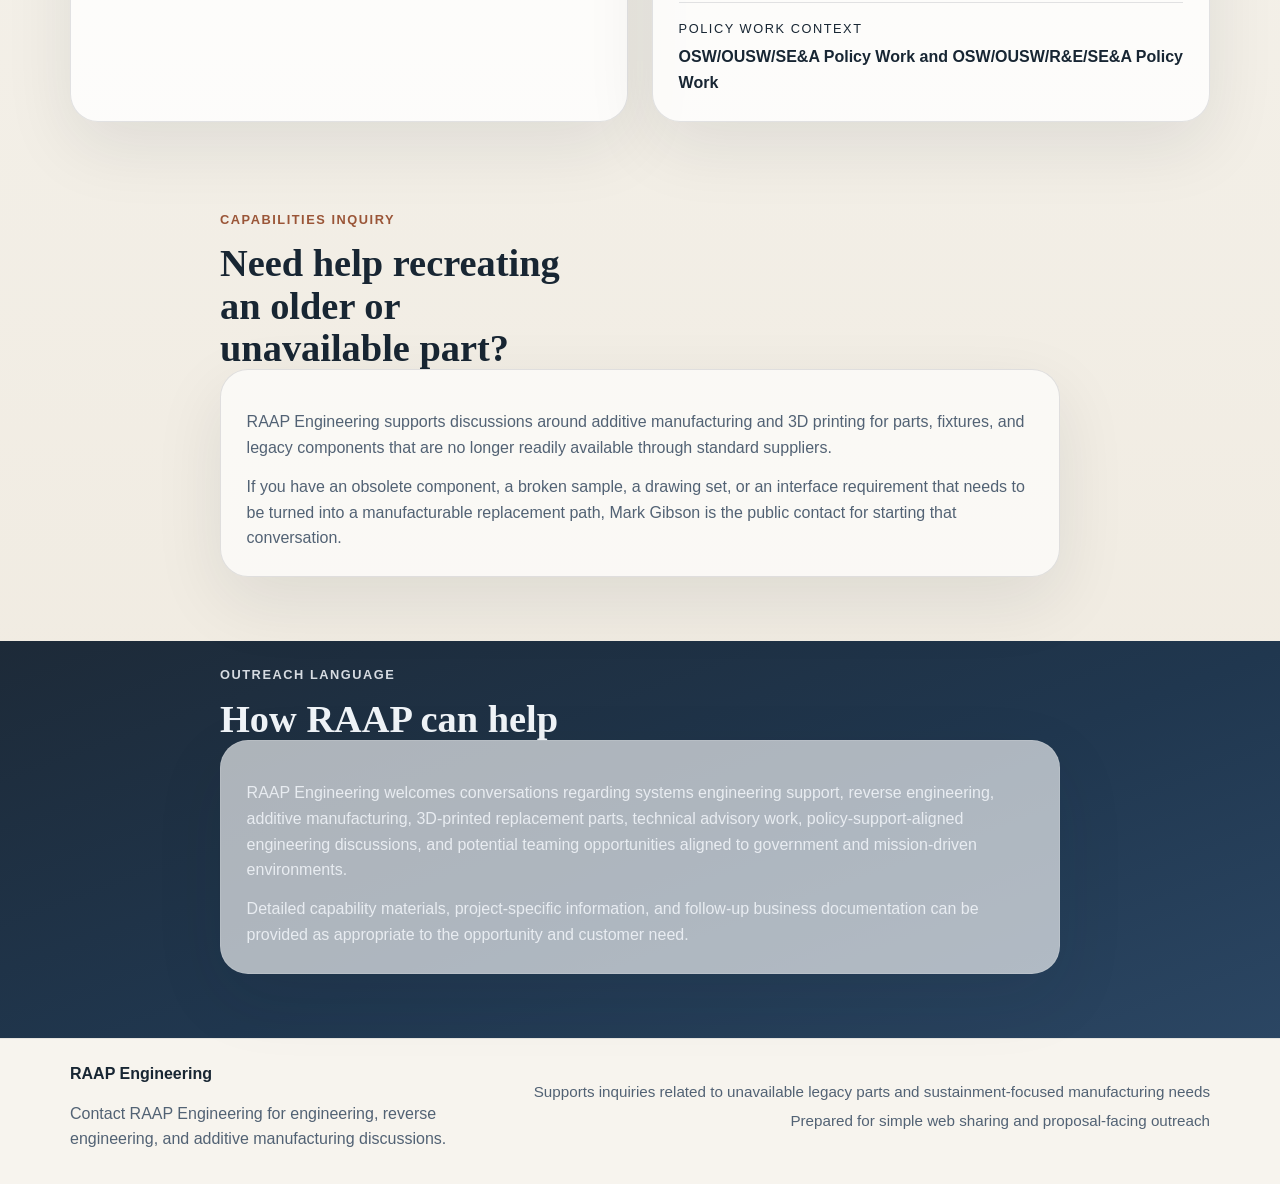
<file: contact.html>
<!DOCTYPE html>
<html lang="en">
<head>
  <meta charset="UTF-8">
  <meta name="viewport" content="width=device-width, initial-scale=1.0">
  <meta
    name="description"
    content="Contact Mark Gibson at RAAP Engineering for capability discussions, additive manufacturing inquiries, reverse engineering support, teaming conversations, and government contracting outreach."
  >
  <title>Contact | RAAP Engineering</title>
  <link rel="stylesheet" href="styles.css">
</head>
<body>
  <a class="skip-link" href="#main">Skip to content</a>
  <header class="site-header">
    <div class="shell header-shell">
      <a class="brand" href="index.html" aria-label="RAAP Engineering home">
        <span class="brand-mark">RAAP</span>
        <span class="brand-text">
          <strong>RAAP Engineering</strong>
          <span>Systems Engineering and Technical Advisory</span>
        </span>
      </a>
      <nav class="site-nav" aria-label="Primary">
        <a href="index.html">Home</a>
        <a href="about.html">About</a>
        <a class="is-active" href="contact.html">Contact</a>
      </nav>
    </div>
  </header>

  <main id="main">
    <section class="page-hero">
      <div class="shell narrow">
        <p class="eyebrow">Contact</p>
        <h1>Contact Mark Gibson for additive manufacturing and sustainment-focused engineering discussions.</h1>
        <p class="lead">
          Use this page for capability discussions, teaming outreach, early bid-related communication, and inquiries
          related to reverse engineering, additive manufacturing, adaptive replacement planning, and 3D printing for
          unavailable legacy parts.
        </p>
      </div>
    </section>

    <section class="section">
      <div class="shell contact-grid">
        <article class="contact-card">
          <p class="eyebrow">Best Public Contact Method</p>
          <h2>Mark Gibson | Business Contact</h2>
          <p>
            RAAP Engineering welcomes inquiries from government customers, industry partners, and organizations that
            need engineering or additive-manufacturing help for obsolete, unavailable, or long-lead parts.
          </p>
          <div class="contact-detail">
            <span>Primary Contact</span>
            <strong>Mark Gibson</strong>
          </div>
          <div class="contact-detail">
            <span>Email</span>
            <strong>mark.gibson@raapengineering.com</strong>
          </div>
          <div class="contact-detail">
            <span>Phone</span>
            <strong>703-946-0475</strong>
          </div>
          <div class="contact-detail">
            <span>Address</span>
            <strong>917 W Calle Del Regalo<br>Green Valley, AZ 85614<br>United States</strong>
          </div>
        </article>

        <article class="contact-card">
          <p class="eyebrow">Business Identifiers</p>
          <h2>Capability Data</h2>
          <div class="identifier-list">
            <div>
              <span>UEI</span>
              <strong>JL6XUUS6CKP4</strong>
            </div>
            <div>
              <span>CAGE</span>
              <strong>83EU2</strong>
            </div>
            <div>
              <span>Primary NAICS</span>
              <strong>333514, 541330</strong>
            </div>
            <div>
              <span>Representative PSC</span>
              <strong>R425, 1680, 1730, 2040, 2090, 9330</strong>
            </div>
            <div>
              <span>Focus</span>
              <strong>Engineering leadership, reverse engineering, fixture development, and additive manufacturing support</strong>
            </div>
            <div>
              <span>SAM Status</span>
              <strong>UEI and CAGE available for proposal and contracting coordination</strong>
            </div>
            <div>
              <span>SAIC Contract Reference</span>
              <strong>Contract 229687 | Mark Gibson | RAAP Engineering</strong>
            </div>
            <div>
              <span>Policy Work Context</span>
              <strong>OSW/OUSW/SE&amp;A Policy Work and OSW/OUSW/R&amp;E/SE&amp;A Policy Work</strong>
            </div>
          </div>
        </article>
      </div>
    </section>

    <section class="section">
      <div class="shell narrow">
        <p class="eyebrow">Capabilities Inquiry</p>
        <h2>Need help recreating an older or unavailable part?</h2>
        <div class="prose-card">
          <p>
            RAAP Engineering supports discussions around additive manufacturing and 3D printing for parts, fixtures,
            and legacy components that are no longer readily available through standard suppliers.
          </p>
          <p>
            If you have an obsolete component, a broken sample, a drawing set, or an interface requirement that needs
            to be turned into a manufacturable replacement path, Mark Gibson is the public contact for starting that
            conversation.
          </p>
        </div>
      </div>
    </section>

    <section class="section section-dark">
      <div class="shell narrow">
        <p class="eyebrow">Outreach Language</p>
        <h2>How RAAP can help</h2>
        <div class="prose-card prose-card-dark">
          <p>
            RAAP Engineering welcomes conversations regarding systems engineering support, reverse engineering,
            additive manufacturing, 3D-printed replacement parts, technical advisory work, policy-support-aligned
            engineering discussions, and potential teaming opportunities aligned to government and mission-driven
            environments.
          </p>
          <p>
            Detailed capability materials, project-specific information, and follow-up business documentation can be
            provided as appropriate to the opportunity and customer need.
          </p>
        </div>
      </div>
    </section>
  </main>

  <footer class="site-footer">
    <div class="shell footer-shell">
      <div>
        <strong>RAAP Engineering</strong>
        <p>Contact RAAP Engineering for engineering, reverse engineering, and additive manufacturing discussions.</p>
      </div>
      <div class="footer-meta">
        <span>Supports inquiries related to unavailable legacy parts and sustainment-focused manufacturing needs</span>
        <span>Prepared for simple web sharing and proposal-facing outreach</span>
      </div>
    </div>
  </footer>
</body>
</html>
</file>
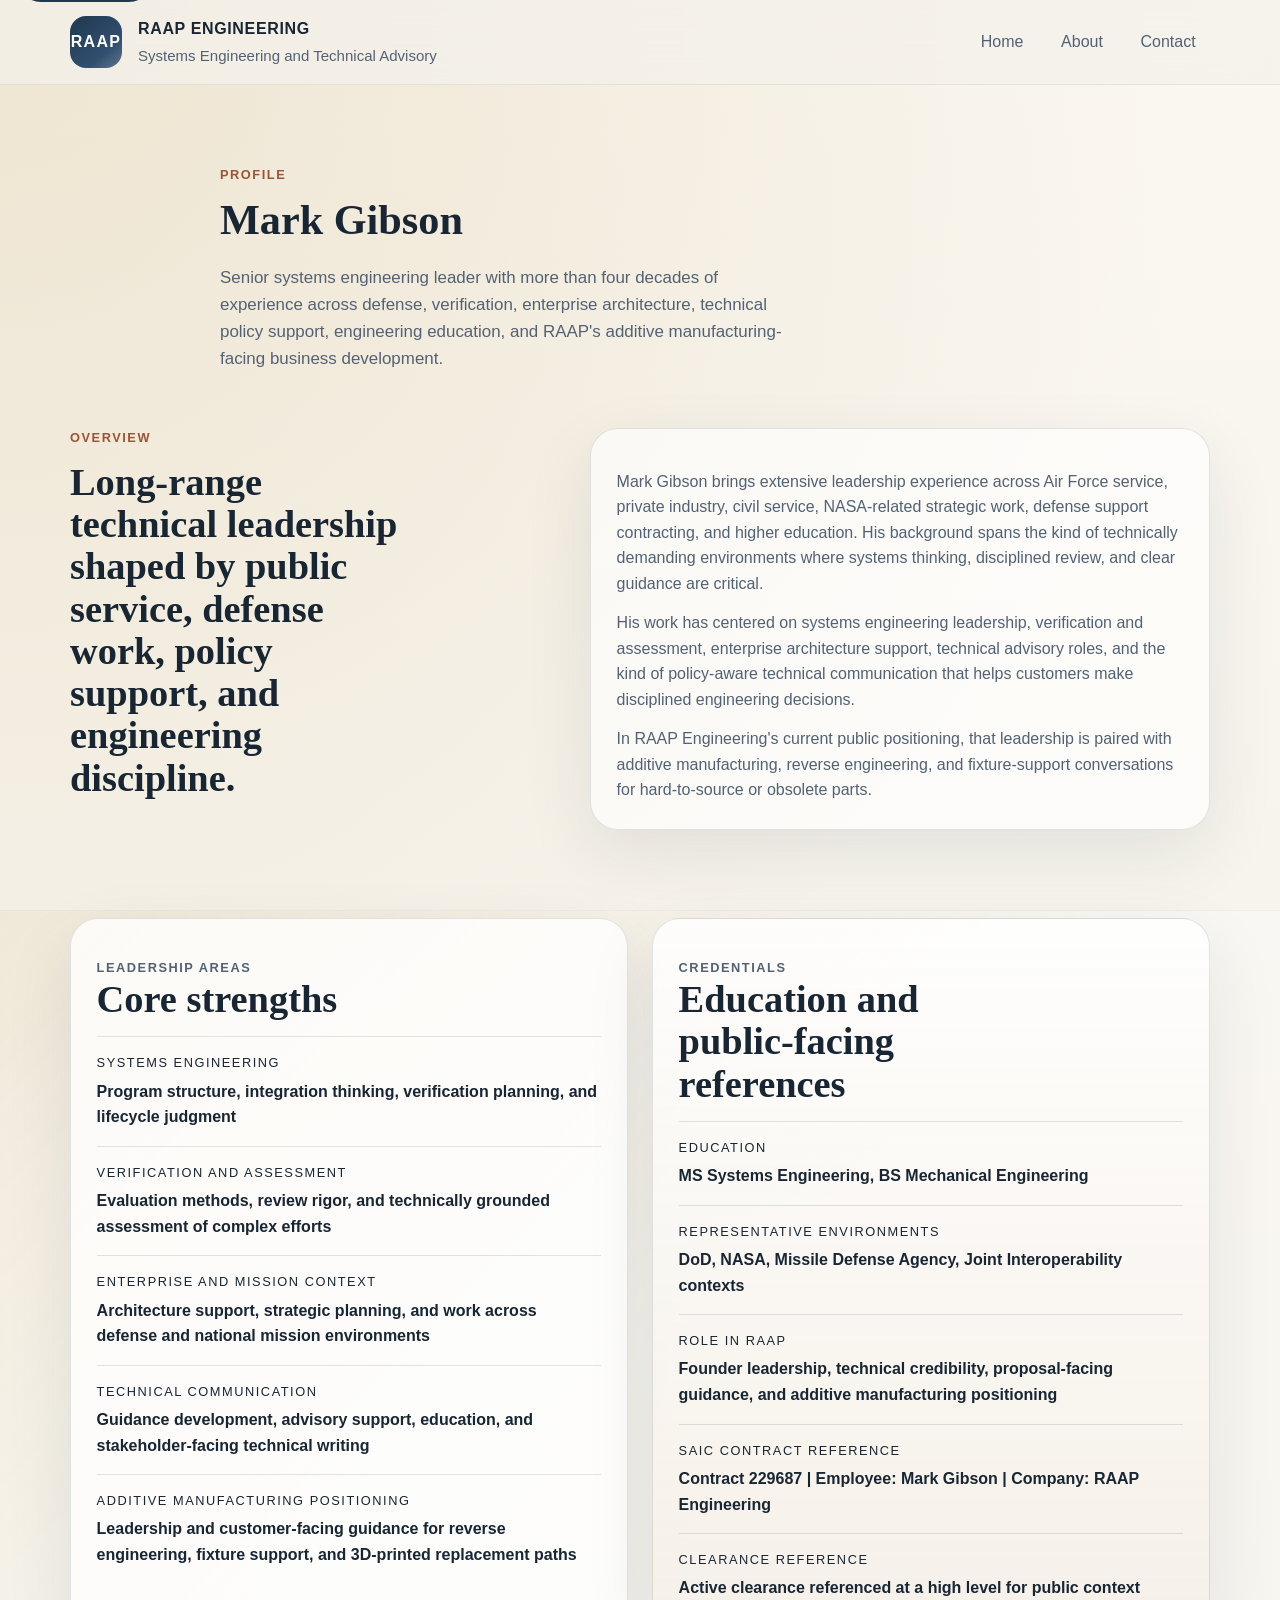
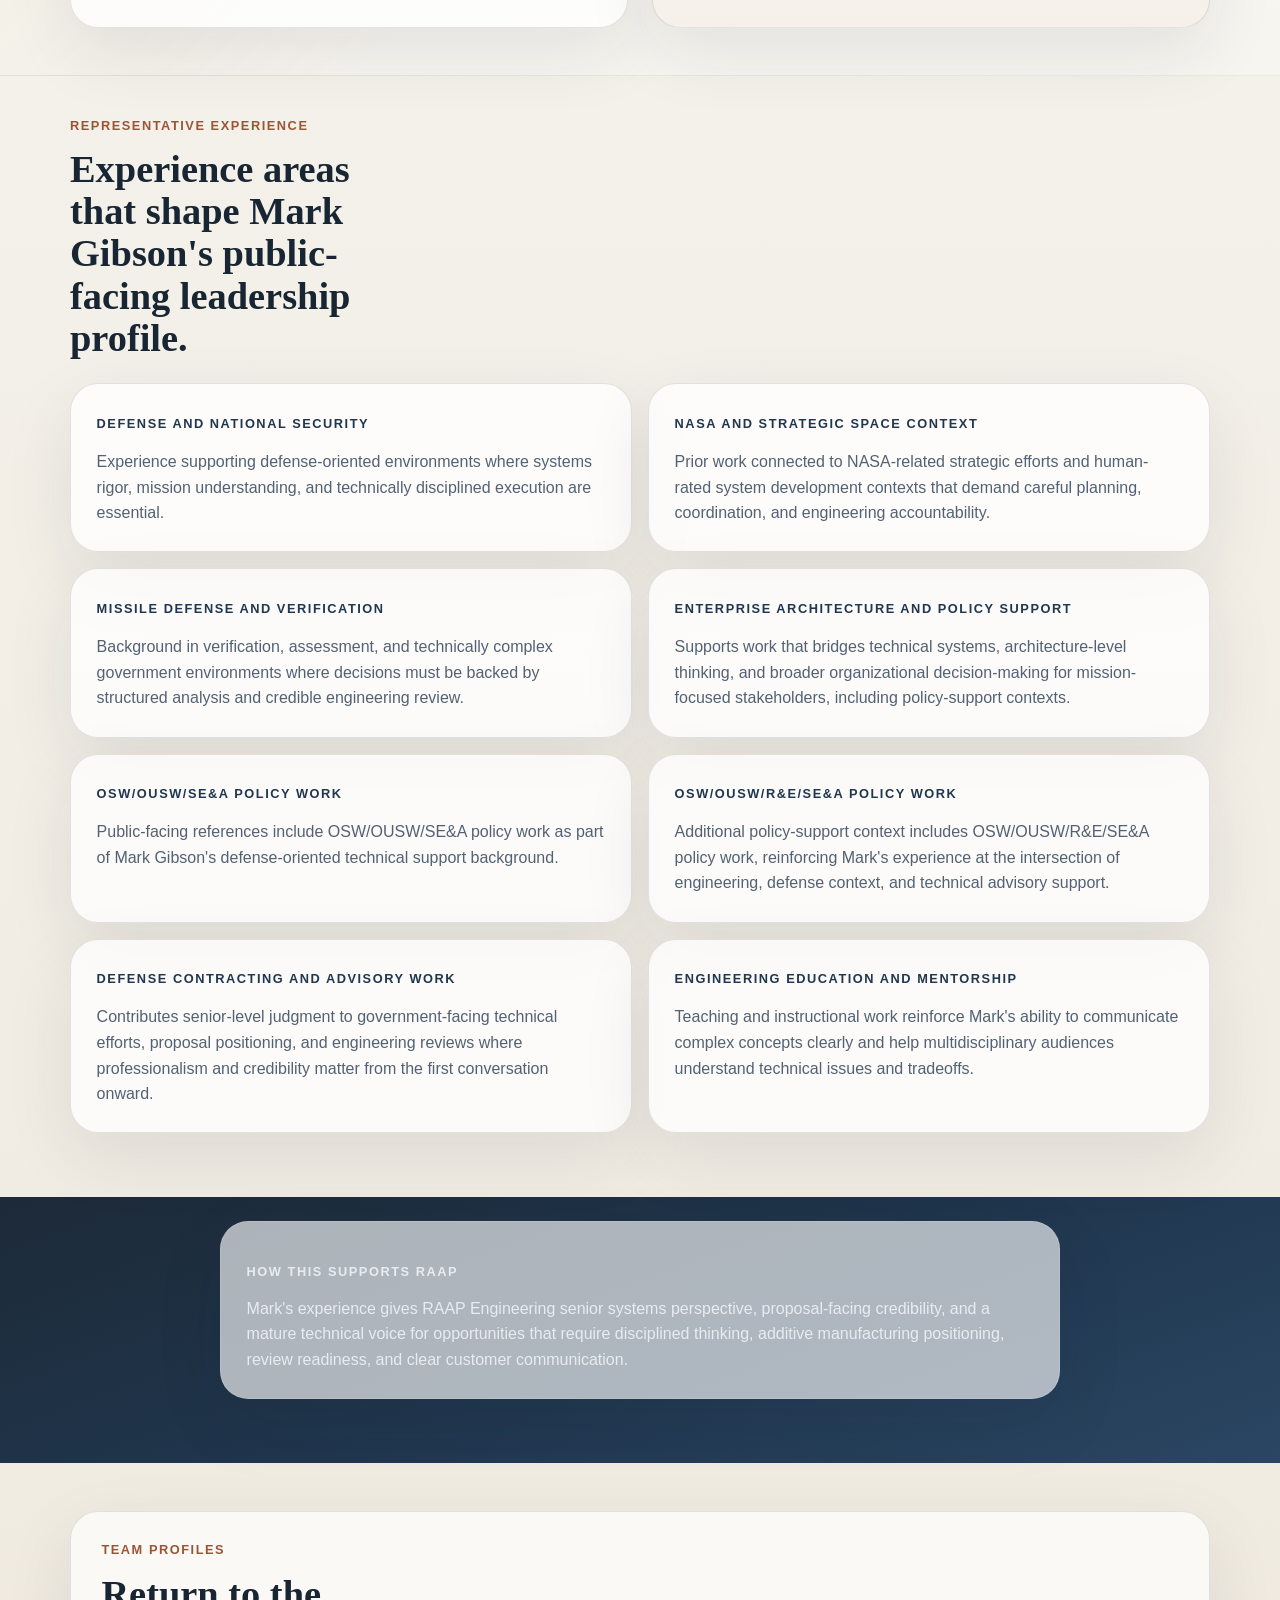
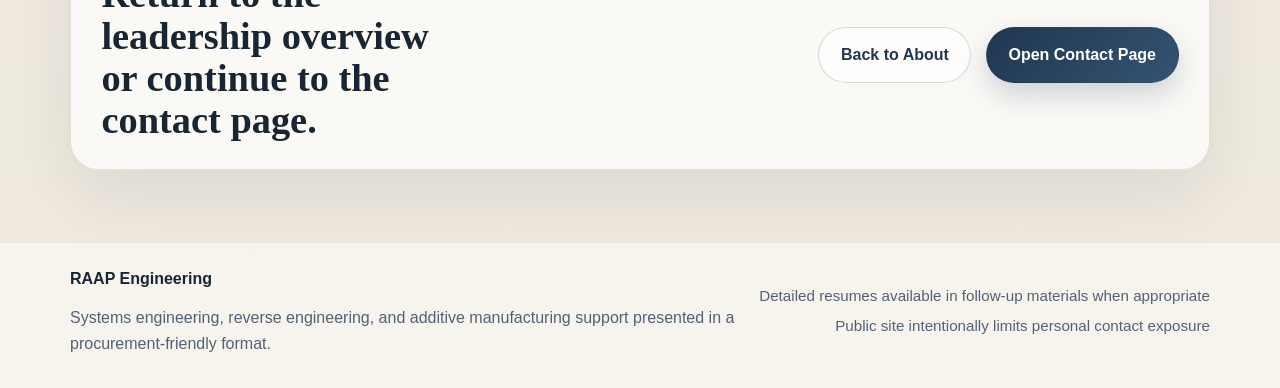
<file: mark-gibson.html>
<!DOCTYPE html>
<html lang="en">
<head>
  <meta charset="UTF-8">
  <meta name="viewport" content="width=device-width, initial-scale=1.0">
  <meta
    name="description"
    content="Mark Gibson profile for RAAP Engineering, including senior systems engineering leadership, defense policy-support background, additive manufacturing positioning, verification, enterprise architecture, and technical advisory experience."
  >
  <title>Mark Gibson | RAAP Engineering</title>
  <link rel="stylesheet" href="styles.css">
</head>
<body>
  <a class="skip-link" href="#main">Skip to content</a>
  <header class="site-header">
    <div class="shell header-shell">
      <a class="brand" href="index.html" aria-label="RAAP Engineering home">
        <span class="brand-mark">RAAP</span>
        <span class="brand-text">
          <strong>RAAP Engineering</strong>
          <span>Systems Engineering and Technical Advisory</span>
        </span>
      </a>
      <nav class="site-nav" aria-label="Primary">
        <a href="index.html">Home</a>
        <a href="about.html">About</a>
        <a href="contact.html">Contact</a>
      </nav>
    </div>
  </header>

  <main id="main">
    <section class="page-hero">
      <div class="shell narrow">
        <p class="eyebrow">Profile</p>
        <h1>Mark Gibson</h1>
        <p class="lead">
          Senior systems engineering leader with more than four decades of experience across defense, verification,
          enterprise architecture, technical policy support, engineering education, and RAAP's additive
          manufacturing-facing business development.
        </p>
      </div>
    </section>

    <section class="section">
      <div class="shell split-layout">
        <div>
          <p class="eyebrow">Overview</p>
          <h2>Long-range technical leadership shaped by public service, defense work, policy support, and engineering discipline.</h2>
        </div>
        <div class="prose-card">
          <p>
            Mark Gibson brings extensive leadership experience across Air Force service, private industry, civil
            service, NASA-related strategic work, defense support contracting, and higher education. His background
            spans the kind of technically demanding environments where systems thinking, disciplined review, and
            clear guidance are critical.
          </p>
          <p>
            His work has centered on systems engineering leadership, verification and assessment, enterprise
            architecture support, technical advisory roles, and the kind of policy-aware technical communication that
            helps customers make disciplined engineering decisions.
          </p>
          <p>
            In RAAP Engineering's current public positioning, that leadership is paired with additive manufacturing,
            reverse engineering, and fixture-support conversations for hard-to-source or obsolete parts.
          </p>
        </div>
      </div>
    </section>

    <section class="section section-accent">
      <div class="shell profile-grid">
        <article class="profile-card">
          <p class="eyebrow">Leadership Areas</p>
          <h2>Core strengths</h2>
          <div class="detail-block">
            <span>Systems Engineering</span>
            <strong>Program structure, integration thinking, verification planning, and lifecycle judgment</strong>
          </div>
          <div class="detail-block">
            <span>Verification and Assessment</span>
            <strong>Evaluation methods, review rigor, and technically grounded assessment of complex efforts</strong>
          </div>
          <div class="detail-block">
            <span>Enterprise and Mission Context</span>
            <strong>Architecture support, strategic planning, and work across defense and national mission environments</strong>
          </div>
          <div class="detail-block">
            <span>Technical Communication</span>
            <strong>Guidance development, advisory support, education, and stakeholder-facing technical writing</strong>
          </div>
          <div class="detail-block">
            <span>Additive Manufacturing Positioning</span>
            <strong>Leadership and customer-facing guidance for reverse engineering, fixture support, and 3D-printed replacement paths</strong>
          </div>
        </article>

        <article class="profile-card profile-card-soft">
          <p class="eyebrow">Credentials</p>
          <h2>Education and public-facing references</h2>
          <div class="detail-block">
            <span>Education</span>
            <strong>MS Systems Engineering, BS Mechanical Engineering</strong>
          </div>
          <div class="detail-block">
            <span>Representative Environments</span>
            <strong>DoD, NASA, Missile Defense Agency, Joint Interoperability contexts</strong>
          </div>
          <div class="detail-block">
            <span>Role in RAAP</span>
            <strong>Founder leadership, technical credibility, proposal-facing guidance, and additive manufacturing positioning</strong>
          </div>
          <div class="detail-block">
            <span>SAIC Contract Reference</span>
            <strong>Contract 229687 | Employee: Mark Gibson | Company: RAAP Engineering</strong>
          </div>
          <div class="detail-block">
            <span>Clearance Reference</span>
            <strong>Active clearance referenced at a high level for public context</strong>
          </div>
        </article>
      </div>
    </section>

    <section class="section">
      <div class="shell">
        <div class="section-heading">
          <p class="eyebrow">Representative Experience</p>
          <h2>Experience areas that shape Mark Gibson's public-facing leadership profile.</h2>
        </div>
        <div class="timeline-grid">
          <article class="timeline-card">
            <span class="timeline-label">Defense and National Security</span>
            <p>
              Experience supporting defense-oriented environments where systems rigor, mission understanding, and
              technically disciplined execution are essential.
            </p>
          </article>
          <article class="timeline-card">
            <span class="timeline-label">NASA and Strategic Space Context</span>
            <p>
              Prior work connected to NASA-related strategic efforts and human-rated system development contexts that
              demand careful planning, coordination, and engineering accountability.
            </p>
          </article>
          <article class="timeline-card">
            <span class="timeline-label">Missile Defense and Verification</span>
            <p>
              Background in verification, assessment, and technically complex government environments where decisions
              must be backed by structured analysis and credible engineering review.
            </p>
          </article>
          <article class="timeline-card">
            <span class="timeline-label">Enterprise Architecture and Policy Support</span>
            <p>
              Supports work that bridges technical systems, architecture-level thinking, and broader organizational
              decision-making for mission-focused stakeholders, including policy-support contexts.
            </p>
          </article>
          <article class="timeline-card">
            <span class="timeline-label">OSW/OUSW/SE&amp;A Policy Work</span>
            <p>
              Public-facing references include OSW/OUSW/SE&amp;A policy work as part of Mark Gibson's defense-oriented
              technical support background.
            </p>
          </article>
          <article class="timeline-card">
            <span class="timeline-label">OSW/OUSW/R&amp;E/SE&amp;A Policy Work</span>
            <p>
              Additional policy-support context includes OSW/OUSW/R&amp;E/SE&amp;A policy work, reinforcing Mark's
              experience at the intersection of engineering, defense context, and technical advisory support.
            </p>
          </article>
          <article class="timeline-card">
            <span class="timeline-label">Defense Contracting and Advisory Work</span>
            <p>
              Contributes senior-level judgment to government-facing technical efforts, proposal positioning, and
              engineering reviews where professionalism and credibility matter from the first conversation onward.
            </p>
          </article>
          <article class="timeline-card">
            <span class="timeline-label">Engineering Education and Mentorship</span>
            <p>
              Teaching and instructional work reinforce Mark's ability to communicate complex concepts clearly and
              help multidisciplinary audiences understand technical issues and tradeoffs.
            </p>
          </article>
        </div>
      </div>
    </section>

    <section class="section section-dark">
      <div class="shell narrow">
        <div class="prose-card prose-card-dark">
          <p class="eyebrow">How This Supports RAAP</p>
          <p>
            Mark's experience gives RAAP Engineering senior systems perspective, proposal-facing credibility, and a
            mature technical voice for opportunities that require disciplined thinking, additive manufacturing
            positioning, review readiness, and clear customer communication.
          </p>
        </div>
      </div>
    </section>

    <section class="section cta-band">
      <div class="shell cta-layout">
        <div>
          <p class="eyebrow">Team Profiles</p>
          <h2>Return to the leadership overview or continue to the contact page.</h2>
        </div>
        <div class="hero-actions">
          <a class="button button-secondary" href="about.html">Back to About</a>
          <a class="button button-primary" href="contact.html">Open Contact Page</a>
        </div>
      </div>
    </section>
  </main>

  <footer class="site-footer">
    <div class="shell footer-shell">
      <div>
        <strong>RAAP Engineering</strong>
        <p>Systems engineering, reverse engineering, and additive manufacturing support presented in a procurement-friendly format.</p>
      </div>
      <div class="footer-meta">
        <span>Detailed resumes available in follow-up materials when appropriate</span>
        <span>Public site intentionally limits personal contact exposure</span>
      </div>
    </div>
  </footer>
</body>
</html>
</file>
<file: styles.css>
:root {
  --bg: #f4f1ea;
  --bg-strong: #e4ddd0;
  --surface: rgba(255, 255, 255, 0.78);
  --surface-strong: #ffffff;
  --ink: #182633;
  --muted: #526274;
  --line: rgba(24, 38, 51, 0.12);
  --navy: #20374f;
  --steel: #64768d;
  --rust: #9a5537;
  --gold: #c6a766;
  --shadow: 0 24px 70px rgba(21, 32, 43, 0.09);
  --radius-lg: 28px;
  --radius-md: 18px;
  --radius-sm: 12px;
  --shell: 1140px;
  --font-sans: "Segoe UI Variable", "Aptos", "Trebuchet MS", "Gill Sans", sans-serif;
  --font-serif: "Georgia", "Times New Roman", serif;
}

*,
*::before,
*::after {
  box-sizing: border-box;
}

html {
  scroll-behavior: smooth;
}

body {
  margin: 0;
  min-height: 100vh;
  color: var(--ink);
  background:
    radial-gradient(circle at top left, rgba(198, 167, 102, 0.24), transparent 32%),
    linear-gradient(180deg, #fbf8f2 0%, var(--bg) 46%, #efe9de 100%);
  font-family: var(--font-sans);
  line-height: 1.6;
}

a {
  color: inherit;
  text-decoration: none;
}

img {
  max-width: 100%;
  display: block;
}

.skip-link {
  position: absolute;
  left: 1rem;
  top: -3rem;
  z-index: 20;
  padding: 0.75rem 1rem;
  border-radius: 999px;
  background: var(--navy);
  color: #fff;
}

.skip-link:focus {
  top: 1rem;
}

.shell {
  width: min(calc(100% - 2rem), var(--shell));
  margin: 0 auto;
}

.narrow {
  width: min(calc(100% - 2rem), 840px);
}

.site-header {
  position: sticky;
  top: 0;
  z-index: 10;
  backdrop-filter: blur(18px);
  background: rgba(244, 241, 234, 0.76);
  border-bottom: 1px solid rgba(24, 38, 51, 0.08);
}

.header-shell,
.footer-shell,
.hero-grid,
.split-layout,
.credibility-grid,
.cta-layout,
.contact-grid,
.profile-grid,
.matrix-grid,
.credibility-stack {
  display: grid;
  gap: 1.5rem;
}

.header-shell {
  grid-template-columns: 1fr auto;
  align-items: center;
  padding: 1rem 0;
}

.brand {
  display: inline-flex;
  align-items: center;
  gap: 1rem;
}

.brand-mark {
  display: inline-flex;
  align-items: center;
  justify-content: center;
  width: 3.25rem;
  height: 3.25rem;
  border-radius: 1rem;
  background: linear-gradient(140deg, var(--navy), #31506f 70%, var(--steel));
  color: #fff;
  font-weight: 700;
  letter-spacing: 0.08em;
}

.brand-text {
  display: flex;
  flex-direction: column;
  gap: 0.1rem;
  color: var(--muted);
  font-size: 0.94rem;
}

.brand-text strong {
  color: var(--ink);
  font-size: 1rem;
  letter-spacing: 0.04em;
  text-transform: uppercase;
}

.site-nav {
  display: flex;
  flex-wrap: wrap;
  gap: 0.55rem;
}

.site-nav a {
  padding: 0.6rem 0.9rem;
  border-radius: 999px;
  color: var(--muted);
  transition: 180ms ease;
}

.site-nav a:hover,
.site-nav a:focus-visible,
.site-nav a.is-active {
  background: rgba(32, 55, 79, 0.09);
  color: var(--navy);
}

.hero,
.page-hero {
  position: relative;
  overflow: hidden;
}

.hero {
  padding: 5.75rem 0 3.5rem;
}

.page-hero {
  padding: 5rem 0 2rem;
}

.hero-grid {
  grid-template-columns: minmax(0, 1.35fr) minmax(280px, 0.75fr);
  align-items: end;
}

.hero-copy,
.hero-panel,
.card,
.timeline-card,
.credibility-card,
.prose-card,
.profile-card,
.contact-card {
  position: relative;
  border: 1px solid var(--line);
  border-radius: var(--radius-lg);
  background: var(--surface);
  box-shadow: var(--shadow);
}

.hero-copy {
  padding: 2rem;
}

.hero-panel {
  padding: 1.6rem;
  background:
    linear-gradient(180deg, rgba(32, 55, 79, 0.95), rgba(28, 42, 58, 0.94)),
    var(--navy);
  color: #ecf1f8;
}

.eyebrow,
.panel-kicker,
.timeline-label,
.detail-block span,
.contact-detail span,
.identifier-list span {
  font-size: 0.8rem;
  letter-spacing: 0.12em;
  text-transform: uppercase;
}

.eyebrow {
  margin: 0 0 0.75rem;
  color: var(--rust);
  font-weight: 700;
}

h1,
h2,
h3 {
  margin: 0;
  font-family: var(--font-serif);
  line-height: 1.1;
}

h1 {
  font-size: clamp(2.2rem, 3.3vw, 3.6rem);
  max-width: 14ch;
}

h2 {
  font-size: clamp(2rem, 3vw, 3rem);
  max-width: 18ch;
}

h3 {
  font-size: 1.35rem;
}

.lead {
  max-width: 60ch;
  margin: 1.25rem 0 0;
  color: var(--muted);
  font-size: 1.06rem;
}

.hero-actions {
  display: flex;
  flex-wrap: wrap;
  gap: 0.9rem;
  margin-top: 1.8rem;
}

.button {
  display: inline-flex;
  align-items: center;
  justify-content: center;
  min-height: 3.2rem;
  padding: 0.9rem 1.35rem;
  border-radius: 999px;
  border: 1px solid transparent;
  font-weight: 700;
  transition: transform 180ms ease, box-shadow 180ms ease, background 180ms ease;
}

.button:hover,
.button:focus-visible {
  transform: translateY(-1px);
}

.button-primary {
  background: linear-gradient(135deg, var(--navy), #345372);
  color: #fff;
  box-shadow: 0 12px 28px rgba(32, 55, 79, 0.2);
}

.button-secondary {
  border-color: rgba(32, 55, 79, 0.18);
  background: rgba(255, 255, 255, 0.64);
  color: var(--navy);
}

.panel-kicker {
  color: rgba(255, 255, 255, 0.7);
  font-weight: 700;
}

.panel-list,
.inline-list,
.prompt-list {
  margin: 1rem 0 0;
  padding-left: 1.1rem;
}

.panel-list li,
.inline-list li,
.prompt-list li {
  margin-bottom: 0.65rem;
}

.section {
  padding: 1.5rem 0 4rem;
}

.section-heading {
  margin-bottom: 1.5rem;
}

.section-heading h2 {
  max-width: 16ch;
}

.card-grid,
.timeline-grid {
  display: grid;
  gap: 1rem;
}

.card-grid {
  grid-template-columns: repeat(4, minmax(0, 1fr));
}

.timeline-grid {
  grid-template-columns: repeat(2, minmax(0, 1fr));
}

.matrix-grid {
  grid-template-columns: repeat(3, minmax(0, 1fr));
}

.card,
.timeline-card,
.credibility-card,
.prose-card,
.profile-card,
.contact-card {
  padding: 1.6rem;
}

.card p,
.timeline-card p,
.credibility-card p,
.prose-card p,
.profile-card p,
.contact-card p,
.feature p,
.footer-shell p {
  margin: 0.85rem 0 0;
  color: var(--muted);
}

.section-accent {
  position: relative;
}

.section-accent::before {
  content: "";
  position: absolute;
  inset: 1rem 0;
  background:
    linear-gradient(135deg, rgba(198, 167, 102, 0.15), transparent 55%),
    rgba(255, 255, 255, 0.25);
  border-top: 1px solid rgba(24, 38, 51, 0.05);
  border-bottom: 1px solid rgba(24, 38, 51, 0.05);
}

.section-accent > .shell {
  position: relative;
}

.split-layout {
  grid-template-columns: minmax(0, 0.8fr) minmax(0, 1fr);
  align-items: start;
}

.stack {
  display: grid;
  gap: 1rem;
}

.feature {
  padding: 1.2rem 0 1.2rem 1.35rem;
  border-left: 3px solid rgba(154, 85, 55, 0.3);
}

.timeline-label {
  color: var(--navy);
  font-weight: 700;
}

.section-dark {
  background:
    linear-gradient(160deg, #1d2a38 0%, #20374f 55%, #2b4663 100%);
  color: #f0f4f8;
}

.section-dark .eyebrow,
.section-dark .timeline-label,
.section-dark p,
.section-dark .text-link {
  color: rgba(240, 244, 248, 0.88);
}

.credibility-grid {
  grid-template-columns: minmax(0, 0.95fr) minmax(0, 1fr);
  align-items: center;
  padding: 4rem 0;
}

.credibility-stack {
  grid-template-columns: 1fr;
}

.credibility-card,
.prose-card-dark {
  background: rgba(255, 255, 255, 0.08);
  border-color: rgba(255, 255, 255, 0.12);
  color: #fff;
}

.dark-card {
  background: rgba(255, 255, 255, 0.08);
  border-color: rgba(255, 255, 255, 0.12);
}

.dark-card .timeline-label,
.dark-card p {
  color: rgba(240, 244, 248, 0.88);
}

.credibility-card .inline-list {
  color: #dfe8f1;
}

.person-link-card {
  display: block;
  transition: transform 180ms ease, box-shadow 180ms ease, border-color 180ms ease;
}

.person-link-card:hover,
.person-link-card:focus-visible {
  transform: translateY(-3px);
  border-color: rgba(198, 167, 102, 0.55);
  box-shadow: 0 28px 60px rgba(21, 32, 43, 0.16);
}

.person-link-card:focus-visible {
  outline: 3px solid rgba(198, 167, 102, 0.35);
  outline-offset: 3px;
}

.person-link-card .text-link {
  margin-top: 1.2rem;
}

.text-link {
  display: inline-block;
  margin-top: 1rem;
  font-weight: 700;
}

.cta-band {
  padding-top: 3rem;
  padding-bottom: 4.5rem;
}

.cta-layout {
  grid-template-columns: minmax(0, 1fr) auto;
  align-items: center;
  padding: 1.75rem 1.9rem;
  border: 1px solid var(--line);
  border-radius: var(--radius-lg);
  background: rgba(255, 255, 255, 0.7);
  box-shadow: var(--shadow);
}

.profile-grid,
.contact-grid {
  grid-template-columns: repeat(2, minmax(0, 1fr));
}

.prose-card {
  background: rgba(255, 255, 255, 0.64);
}

.detail-block,
.contact-detail,
.identifier-list div {
  display: flex;
  flex-direction: column;
  gap: 0.3rem;
  margin-top: 1rem;
  padding-top: 1rem;
  border-top: 1px solid var(--line);
}

.detail-block strong,
.contact-detail strong,
.identifier-list strong {
  font-size: 1rem;
}

.profile-card-soft {
  background:
    linear-gradient(180deg, rgba(255, 255, 255, 0.82), rgba(245, 240, 232, 0.96));
}

.identifier-list {
  display: grid;
  gap: 0.4rem;
}

.site-footer {
  border-top: 1px solid rgba(24, 38, 51, 0.08);
  background: rgba(255, 255, 255, 0.46);
}

.footer-shell {
  grid-template-columns: minmax(0, 1fr) auto;
  align-items: center;
  padding: 1.4rem 0 2rem;
}

.footer-meta {
  display: grid;
  gap: 0.35rem;
  justify-items: end;
  color: var(--muted);
  font-size: 0.95rem;
  text-align: right;
}

@media (max-width: 980px) {
  .hero-grid,
  .split-layout,
  .credibility-grid,
  .cta-layout,
  .profile-grid,
  .contact-grid,
  .matrix-grid,
  .card-grid,
  .timeline-grid,
  .footer-shell {
    grid-template-columns: 1fr;
  }

  .header-shell {
    grid-template-columns: 1fr;
    justify-items: start;
  }

  .site-nav {
    width: 100%;
  }

  .footer-meta {
    justify-items: start;
    text-align: left;
  }
}

@media (max-width: 720px) {
  body {
    font-size: 0.98rem;
  }

  .hero,
  .page-hero {
    padding-top: 4.5rem;
  }

  .hero-copy,
  .hero-panel,
  .card,
  .timeline-card,
  .credibility-card,
  .prose-card,
  .profile-card,
  .contact-card,
  .cta-layout {
    padding: 1.35rem;
  }

  h1 {
    font-size: clamp(2rem, 8vw, 2.8rem);
  }

  h2 {
    font-size: clamp(1.8rem, 8vw, 2.4rem);
  }

  .site-nav a {
    padding-inline: 0.8rem;
  }
}

@media print {
  :root {
    --bg: #fff;
    --surface: #fff;
    --surface-strong: #fff;
    --ink: #000;
    --muted: #222;
    --line: rgba(0, 0, 0, 0.12);
  }

  body {
    background: #fff;
    color: #000;
  }

  .site-header {
    position: static;
    background: #fff;
    border-bottom-color: #ccc;
  }

  .hero-panel,
  .section-dark,
  .button-primary {
    background: #fff !important;
    color: #000 !important;
    box-shadow: none !important;
  }

  .button,
  .site-nav {
    border-color: #999;
  }

  .hero-copy,
  .hero-panel,
  .card,
  .timeline-card,
  .credibility-card,
  .prose-card,
  .profile-card,
  .contact-card,
  .cta-layout {
    box-shadow: none;
    background: #fff;
  }
}
</file>
